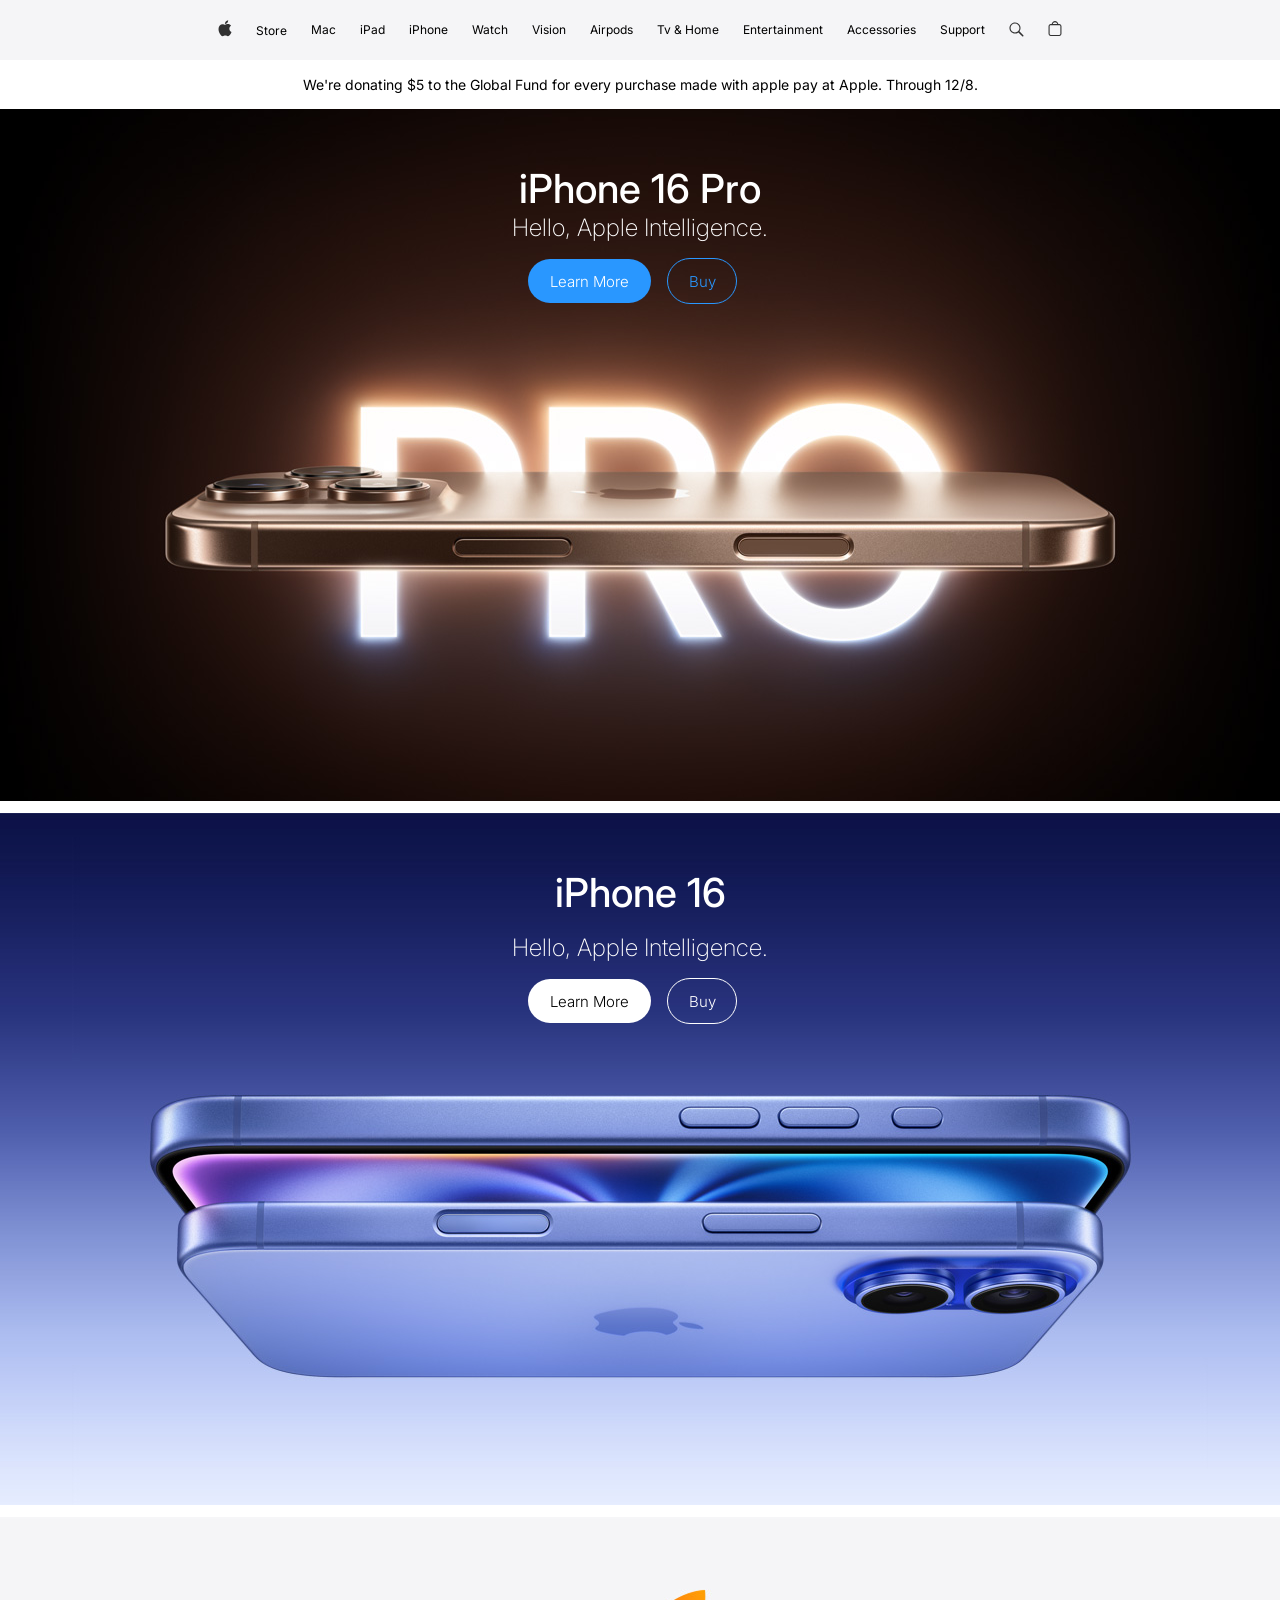
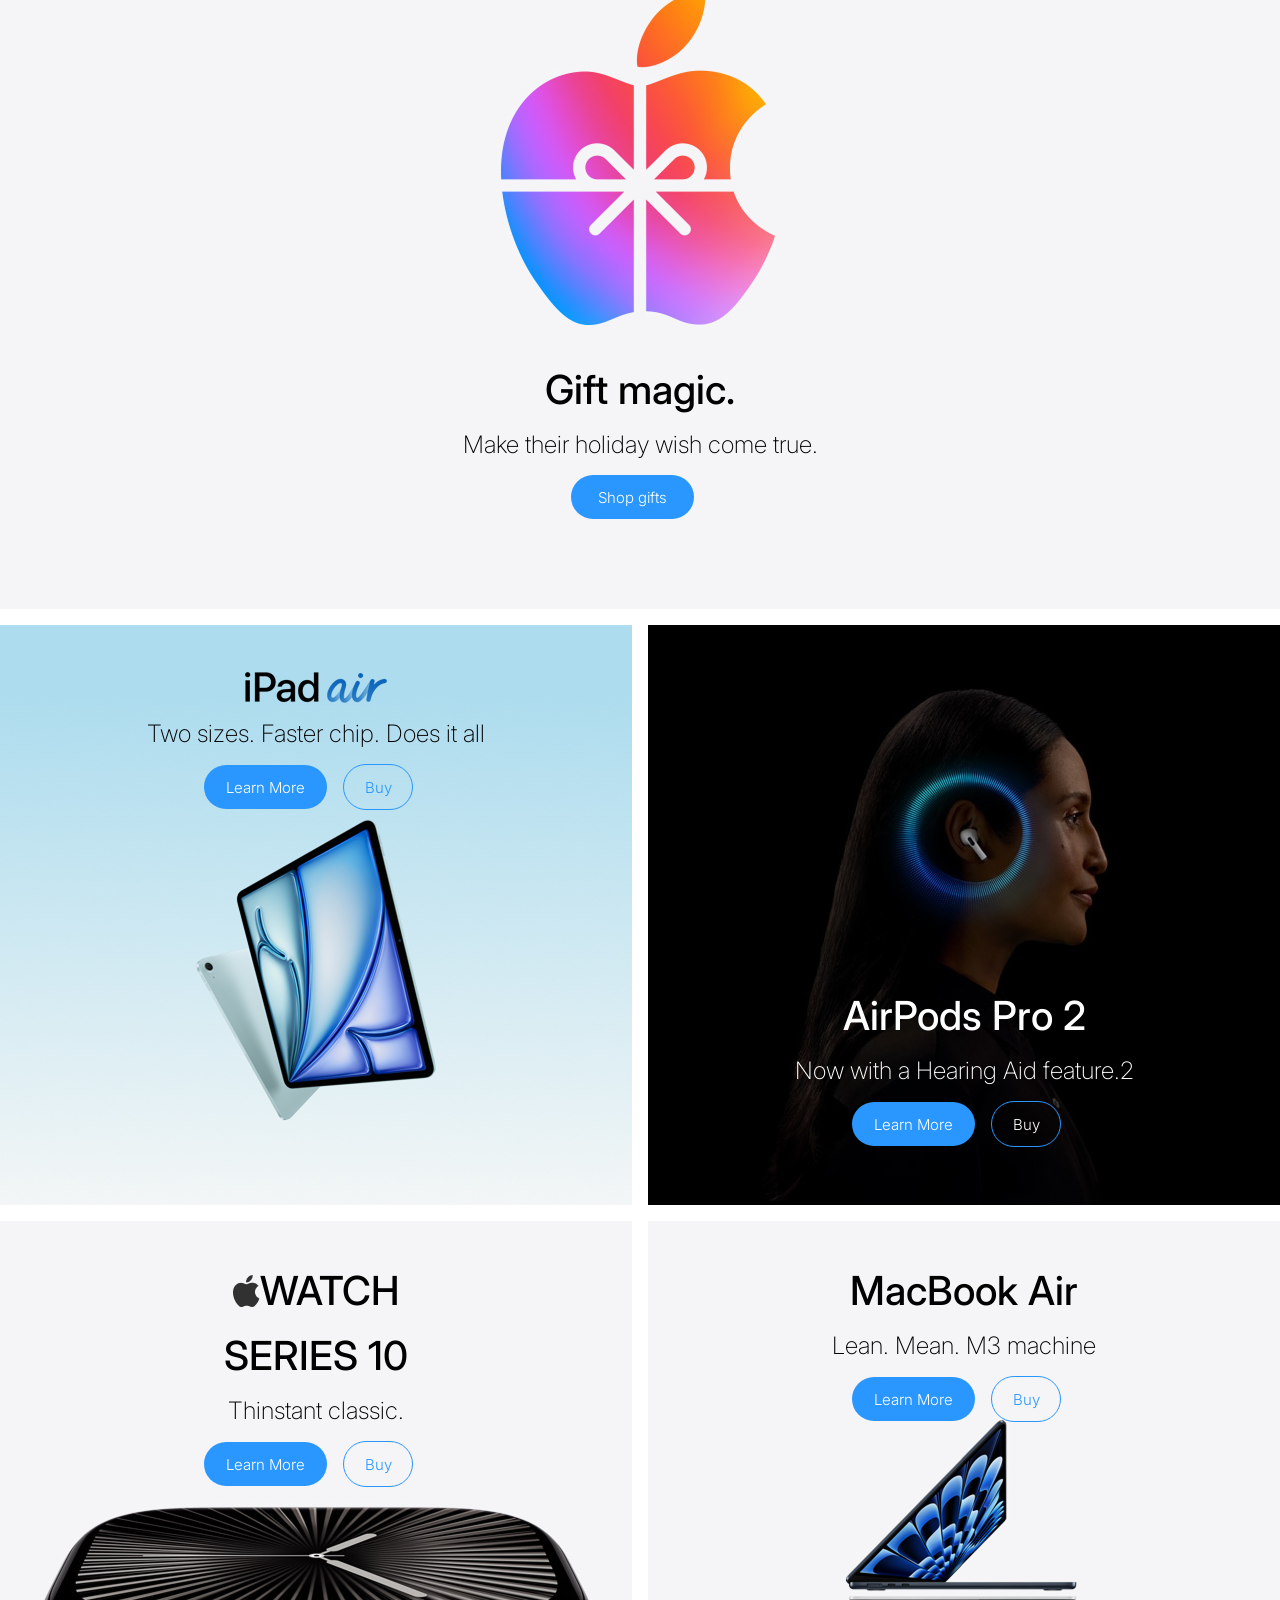
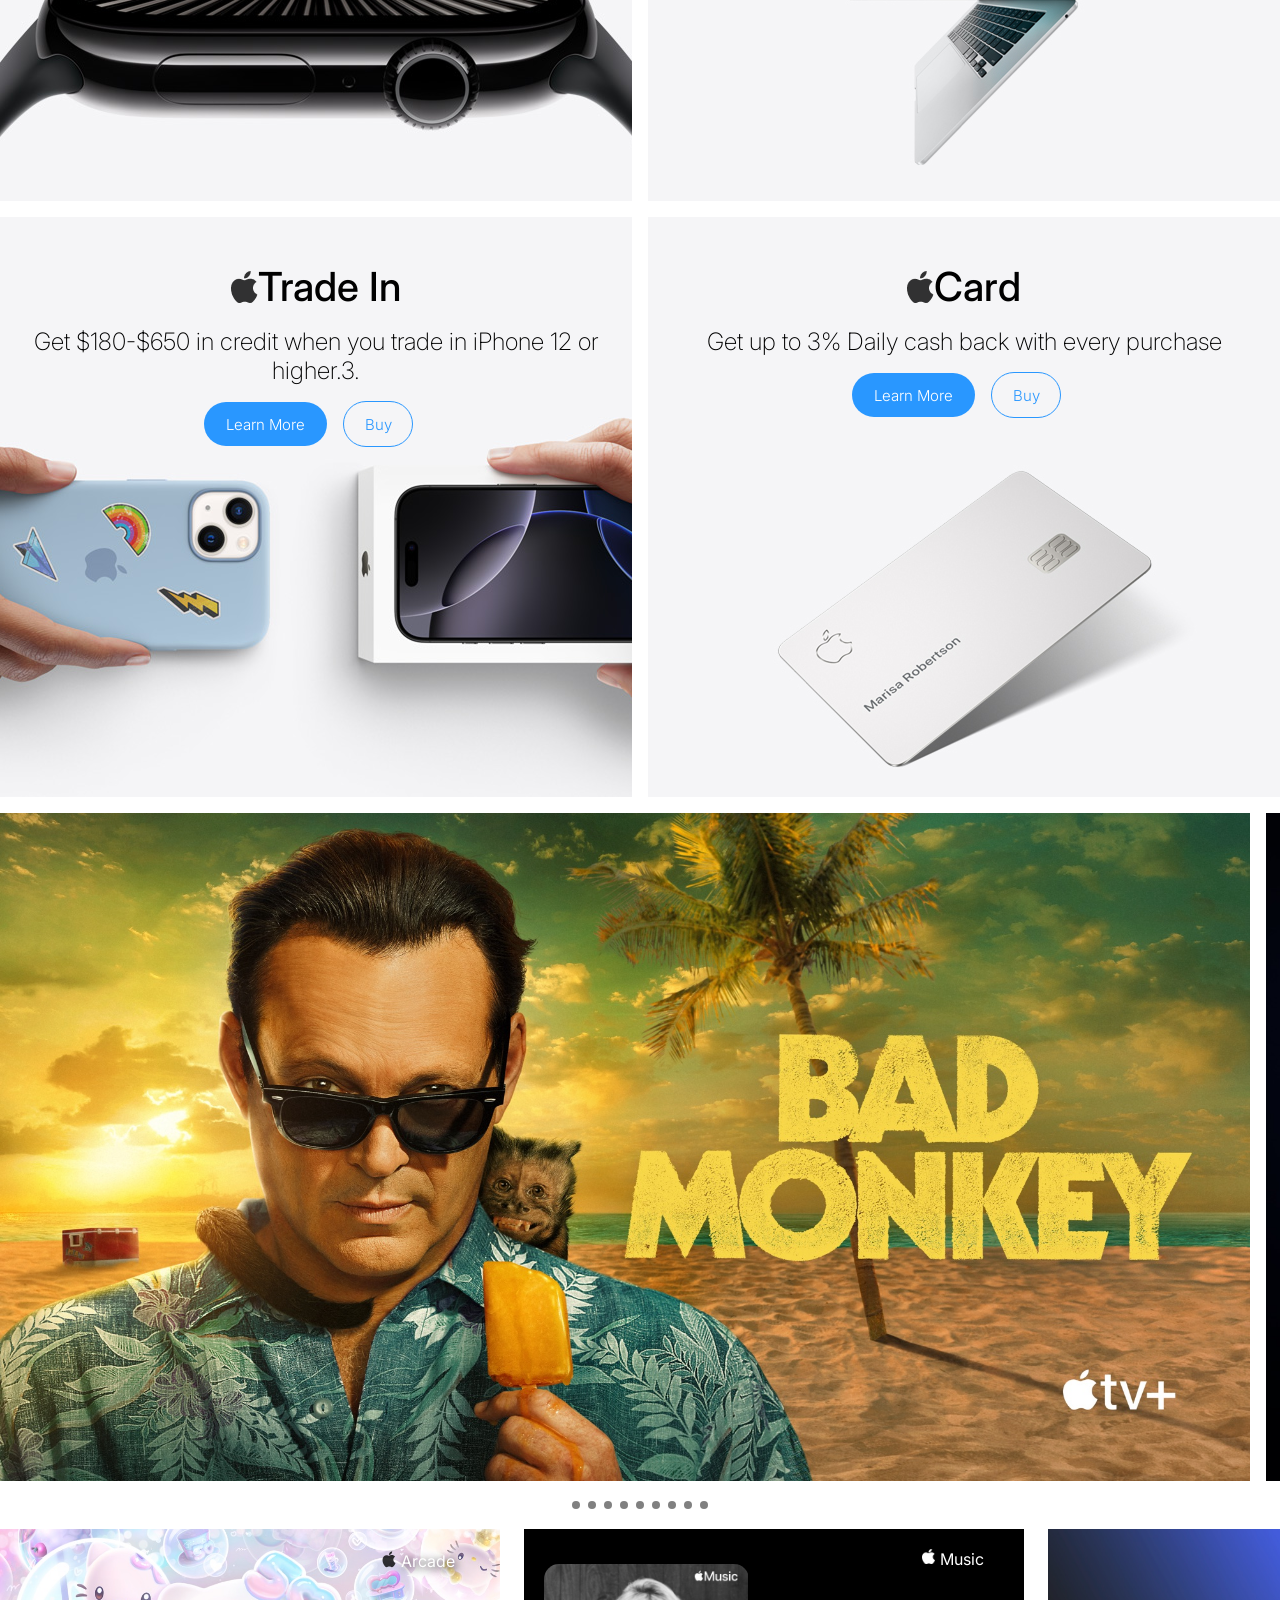
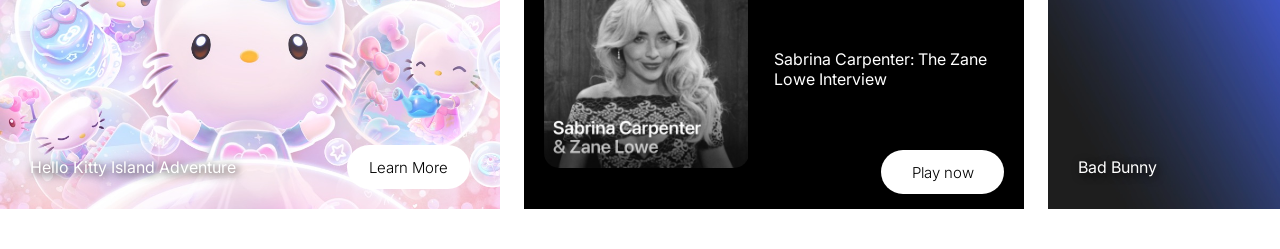
<file: index.html>
<!doctype html>
<html lang="en">
  <head>
    <meta charset="UTF-8" />
    <meta name="viewport" content="width=device-width, initial-scale=1.0" />
    <title>Apple</title>
    <link rel="stylesheet" href="style.css" />
    <link rel="preconnect" href="https://fonts.googleapis.com" />
    <link rel="preconnect" href="https://fonts.gstatic.com" crossorigin />
    <link
      href="https://fonts.googleapis.com/css2?family=Archivo+Black&family=Bebas+Neue&family=Hanuman:wght@100..900&family=Inter:ital,opsz,wght@0,14..32,100..900;1,14..32,100..900&family=LINE+Seed+JP&family=Montserrat:ital,wght@0,100..900;1,100..900&family=Noto+Sans+JP:wght@100..900&family=Roboto+Flex:opsz,wght,XOPQ,XTRA,YOPQ,YTDE,YTFI,YTLC,YTUC@8..144,100..1000,96,468,79,-203,738,514,712&family=Shadows+Into+Light&family=Ubuntu:ital,wght@0,300;0,400;0,500;0,700;1,300;1,400;1,500;1,700&display=swap"
      rel="stylesheet"
    />
  </head>
  <body>
    <div class="header flex">
      <img src="./img/SVG3.svg" alt="" />
      <div class="header items">
        <a class="storelink" href="store.html">Store</a>
        <p>Mac</p>
        <p>iPad</p>
        <p>iPhone</p>
        <p>Watch</p>
        <p>Vision</p>
        <p>Airpods</p>
        <p>Tv & Home</p>
        <p>Entertainment</p>
        <p>Accessories</p>
        <p>Support</p>
      </div>
      <div class="header flex">
        <img src="./img/SVG.svg" alt="" />
        <img src="./img/SVG2.svg" alt="" />
        <img class="menu" src="./img/menu.svg" />
      </div>
    </div>
    <div class="donation flex">
      <p>
        We're donating $5 to the Global Fund for every purchase made with apple
        pay at Apple. Through 12/8.
      </p>
    </div>
    <div class="section1">
      <div class="section1-1 flex">
        <div class="texts">
          <p class="text1">iPhone 16 Pro</p>
          <p class="text2">Hello, Apple Intelligence.</p>
        </div>
        <div class="button1 flex">
          <p class="bb1 flex">Learn More</p>
          <p class="bb2 flex">Buy</p>
        </div>
        
      </div>
      <div class="section1-2 flex">
          <div class="texts flex">
          <p class="text1">iPhone 16</p>
          <p class="text2">Hello, Apple Intelligence.</p>
          <div class="button1 flex">
            <p class="bb1 flex">Learn More</p>
            <p class="bb2 flex">Buy</p>
          </div>
        </div>
      </div>
        <div class="section1-2mob"> 
          <div class="texts flex">
          <p class="text1">iPhone 16</p>
          <p class="text2">Hello, Apple Intelligence.</p>
          <div class="button1 flex">
            <p class="bb1 flex">Learn More</p>
            <p class="bb2 flex">Buy</p>
          </div>
        </div>
      </div>
      <div class="section1-3 flex">
        <div class="texts2 flex">
          <p class="text1">Gift magic.</p>
          <p class="text2">Make their holiday wish come true.</p>

          <div class="button1 flex">
            <p class="bb1 flex">Shop gifts</p>
          </div>
        </div>
      </div>
      <div class="section2">
        <div class="section2-1">
          <div class="img1 flex">
            <div class="container flex">
              <img class="ipadair" src="./img/Heading 3.png" alt="" />
              <p class="text2">Two sizes. Faster chip. Does it all</p>
              <div class="button1 flex">
                <p class="bb1 flex">Learn More</p>
                <p class="bb2 flex">Buy</p>
              </div>
            </div>
          </div>
          <div class="img2 flex">
            <div class="container flex">
              <p class="text1">AirPods Pro 2</p>
              <p class="text2">Now with a Hearing Aid feature.2</p>
              <div class="button1 flex">
                <p class="bb1 flex">Learn More</p>
                <p class="bb2 flex">Buy</p>
              </div>
            </div>
          </div>
        </div>
        <div class="section2-2">
          <div class="img3 flex">
            <div class="container flex">
              <div class="applelogo flex">
                <img src="./img/Vector.png" alt="" />
                <p class="text1">WATCH</p>
              </div>
              <div class="s10">
                <p class="text1">SERIES 10</p>
              </div>
              <p class="text2">Thinstant classic.</p>
              <div class="button1 flex">
                <p class="bb1 flex">Learn More</p>
                <p class="bb2 flex">Buy</p>
              </div>
            </div>
          </div>
          <div class="img4 flex">
            <div class="container flex">
              <p class="text1">MacBook Air</p>
              <p class="text2">Lean. Mean. M3 machine</p>
              <div class="button1 flex">
                <p class="bb1 flex">Learn More</p>
                <p class="bb2 flex">Buy</p>
              </div>
            </div>
          </div>
        </div>

        <div class="section2-3">
          <div class="img5 flex">
            <div class="container flex">
              <div class="applelogo flex">
                <img src="./img/Vector.png" alt="" />
                <p class="text1">Trade In</p>
              </div>
              <p class="text2">
                Get $180-$650 in credit when you trade in iPhone 12 or higher.3.
              </p>
              <div class="button1 flex">
                <p class="bb1 flex">Learn More</p>
                <p class="bb2 flex">Buy</p>
              </div>
            </div>
          </div>
          <div class="img6 flex">
            <div class="container flex">
              <div class="applelogo flex">
                <img src="./img/Vector.png" alt="" />
                <p class="text1">Card</p>
              </div>
              <p class="text2">
                Get up to 3% Daily cash back with every purchase
              </p>
              <div class="button1 flex">
                <p class="bb1 flex">Learn More</p>
                <p class="bb2 flex">Buy</p>
              </div>
            </div>
          </div>
        </div>
      </div>
        <div class="scroll2">
        <div id="movie01" class="movie2">
          <img src="./img/mobscroll.png" alt="" />
        </div>
        <div id="movie02" class="movie2">
          <img src="./img/mobscroll2.png" alt="" />
        </div>
        <div id="movie03" class="movie2">
          <img src="./img/mobscroll3.png" alt="" />
        </div>
        <div id="movie04" class="movie2">
          <img src="./img/mobscroll4.png" alt="" />
        </div>
        <div id="movie05" class="movie2">
          <img src="./img/mobscroll5.png" alt="" />
        </div>
        <div id="movie06" class="movie2">
          <img src="./img/mobscroll6.png" alt="" />
        </div>
        <div id="movie07" class="movie2">
          <img src="./img/mobscroll7.png" alt="" />
        </div>
        <div id="movie08" class="movie2">
          <img src="./img/mobscroll8.png" alt="" />
        </div>
       
      </div>
   
      <div class="scroll">
        <div id="movie1" class="movie">
          <img src="./img/bad-monkey.jpg" alt="" />
        </div>
        <div id="movie2" class="movie">
          <img src="./img/baseball.jpg" alt="" />
        </div>
        <div id="movie3" class="movie">
          <img src="./img/instigators.jpg" alt="" />
        </div>
        <div id="movie4" class="movie">
          <img src="./img/k-pop-idols.jpg" alt="" />
        </div>
        <div id="movie5" class="movie">
          <img src="./img/lady-in-the-lake.jpg" alt="" />
        </div>
        <div id="movie6" class="movie">
          <img src="./img/napoleon.jpg" alt="" />
        </div>
        <div id="movie7" class="movie">
          <img src="./img/pachinko.jpg" alt="" />
        </div>
        <div id="movie8" class="movie">
          <img src="./img/pressumed-innocent.jpg" alt="" />
        </div>
        <div id="movie9" class="movie">
          <img src="./img/season-pass.jpg" alt="" />
        </div>
      </div>
      <div class="dot-center flex">
        <a href="#movie1">
          <div class="dot"></div>
        </a>
        <a href="#movie2">
          <div class="dot"></div>
        </a>
        <a href="#movie3">
          <div class="dot"></div>
        </a>
        <a href="#movie4">
          <div class="dot"></div>
        </a>
        <a href="#movie5">
          <div class="dot"></div>
        </a>
        <a href="#movie6">
          <div class="dot"></div>
        </a>
        <a href="#movie7">
          <div class="dot"></div>
        </a>
        <a href="#movie8">
          <div class="dot"></div>
        </a>
        <a href="#movie9">
          <div class="dot"></div>
        </a>
      </div>
          <div class="dot-center2 flex">
        <a href="#movie01">
          <div class="dot"></div>
        </a>
        <a href="#movie02">
          <div class="dot"></div>
        </a>
        <a href="#movie03">
          <div class="dot"></div>
        </a>
        <a href="#movie04">
          <div class="dot"></div>
        </a>
        <a href="#movie05">
          <div class="dot"></div>
        </a>
        <a href="#movie06">
          <div class="dot"></div>
        </a>
        <a href="#movie07">
          <div class="dot"></div>
        </a>
        <a href="#movie08">
          <div class="dot"></div>
        </a>
       
      </div>
        <div class="scroll-area">
        <div class="scroll-track">
        <div id="movie10" class="movie1 flex-center red">
          <div class="info">
            <div class="appleplus"><img src="./img/SVG3.svg" alt=""><p>Arcade</p></div>
          <p>Hello Kitty Island Adventure</p>
          <p class="bb1 flex">Learn More</p>
          </div>
        </div>
        <div id="movie11" class="movie1 blue">
          <div class="sab"></div>
             <div class="info2">
             <div class="logo"><img class="applewhite" src="./img/Apple_logo_white.png" alt=""><p>Music</p></div> 
          <p class="sabtext">Sabrina Carpenter: The Zane Lowe Interview</p>
          <p class="bb1 flex">Play now</p></div>
        </div>
        <div id="movie12" class="movie1 green">
        
          <div class="info">
            <div class="appleplus"><img src="./img/SVG3.svg" alt=""><p>Fitness+</p></div>
          <p>Bad Bunny</p>
          <p class="bb1 flex">Watch now</p>
          </div>

        </div>
        <div id="movie13" class="movie1 yellow">
          <div class="duuchin"></div>
          <div class="info2">
             <div class="logo"><img class="applewhite" src="./img/Apple_logo_white.png" alt=""><p>Music</p></div> 
          <p class="sabtext">A-List Pop</p>
          <p class="bb1 flex">Listen now</p></div>
        </div>
        <div id="movie14" class="movie1 cyan">
           <div class="info">
            <div class="appleplus"><img src="./img/SVG3.svg" alt=""><p>Arcade</p></div>
          <p>PowerWash Simulator</p>
          <p class="bb1 flex">Play now</p>
          </div>
        </div>
        <div id="movie15" class="movie1 orange">
          <div class="info">
            <div class="appleplus"><img src="./img/SVG3.svg" alt=""><p>Fitness+</p></div>
          <p>Black history month</p>
          <p class="bb1 flex">Watch now</p>
          </div>
        </div>
        <div id="movie16" class="movie1 white">
           <div class="info">
            <div class="appleplus"><img src="./img/SVG3.svg" alt=""><p>Arcade</p></div>
          <p>SpongeBob: Patty Pursuit 2</p>
          <p class="bb1 flex">Play now</p>
          </div>
        </div>
        <div id="movie17" class="movie1 pink">
           <div class="info">
            <div class="appleplus"><img src="./img/SVG3.svg" alt=""><p>Fitness+</p></div>
          <p>Core with Greg</p>
          <p class="bb1 flex">Watch now</p>
          </div>
        </div>

        <div id="movie10-copy" class="movie1 red"> <div class="info">
            <div class="appleplus"><img src="./img/SVG3.svg" alt=""><p>Arcade</p></div>
          <p>Hello Kitty Island Adventure</p>
          <p class="bb1 flex">Play now</p>
          </div>
        </div>
        <div id="movie11-copy" class="movie1 blue">
             <div class="sab"></div>
              <div class="info2">
             <div class="logo"><img class="applewhite" src="./img/Apple_logo_white.png" alt=""><p>Music</p></div> 
          <p class="sabtext">Sabrina Carpenter: The Zane Lowe Interview</p>
          <p class="bb1 flex">Listen now</p></div>
             
        </div>
        </div>
        <div id="movie12-copy" class="movie1 green">
          <div class="info">
            <div class="appleplus"><img src="./img/SVG3.svg" alt=""><p>Fitness+</p></div>
          <p>Bad Bunny</p>
          <p class="bb1 flex">Watch now</p>
          </div>
        </div>
        <div id="movie13-copy" class="movie1 yellow">
            <div class="duuchin"></div>
            <div class="info2">
             <div class="logo"><img class="applewhite" src="./img/Apple_logo_white.png" alt=""><p>Music</p></div> 
          <p class="sabtext">A-List Pop</p>
          <p class="bb1 flex">Listen now</p></div>
        </div>
        <div id="movie14-copy" class="movie1 cyan">  <div class="info">
            <div class="appleplus"><img src="./img/SVG3.svg" alt=""><p>Arcade</p></div>
          <p>PowerWash Simulator</p>
          <p class="bb1 flex">Play now</p>
          </div></div>
        <div id="movie15-copy" class="movie1 orange">  <div class="info">
            <div class="appleplus"><img src="./img/SVG3.svg" alt=""><p>Fitness+</p></div>
          <p>Black history month</p>
          <p class="bb1 flex">Watch now</p>
          </div></div>
        <div id="movie16-copy" class="movie1 white"> <div class="info">
            <div class="appleplus"><img src="./img/SVG3.svg" alt=""><p>Arcade</p></div>
          <p>SpongeBob: Patty Pursuit 2</p>
          <p class="bb1 flex">Play now</p>
          </div></div>
        <div id="movie17-copy" class="movie1 pink"><div class="info">
            <div class="appleplus"><img src="./img/SVG3.svg" alt=""><p>Fitness+</p></div>
          <p>Core with Greg</p>
          <p class="bb1 flex">Watch now</p>
          </div></div>
      </div>
    </div>
    
      
    </div>
  </body>
</html>
</file>
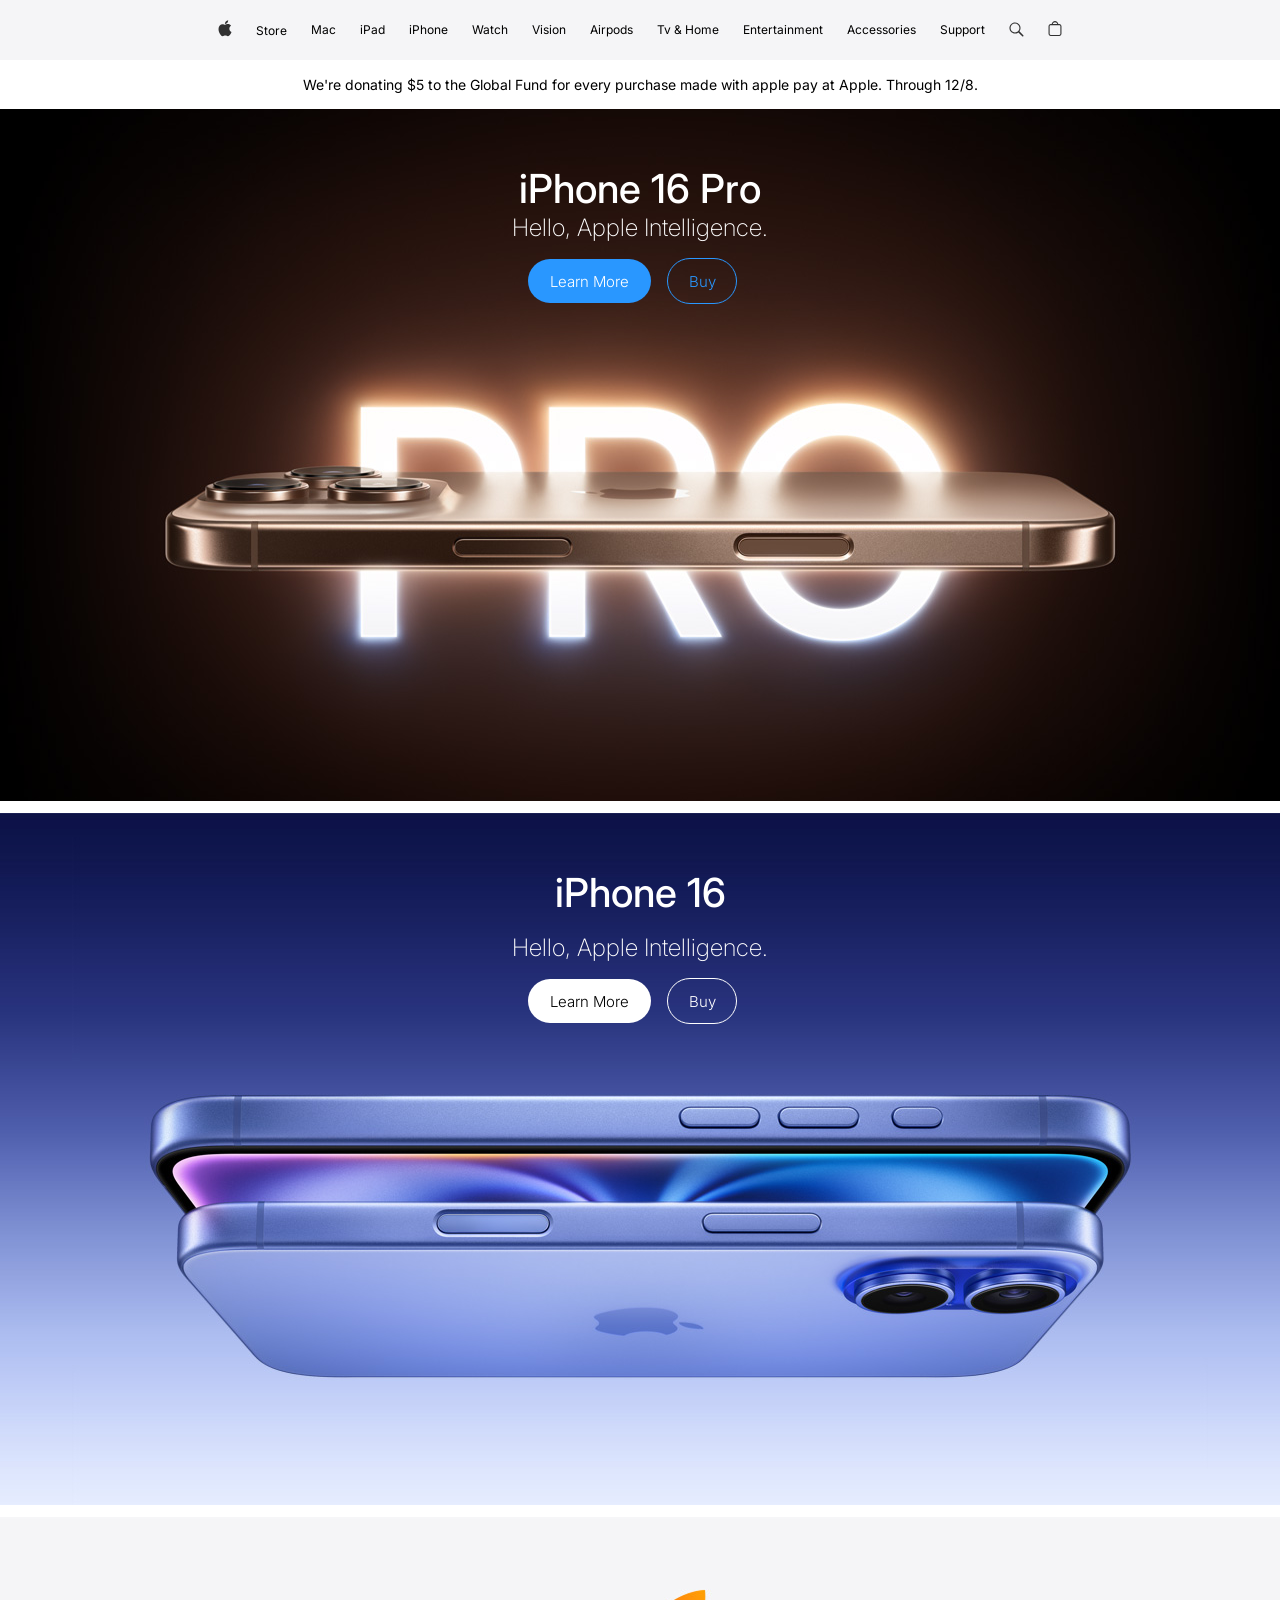
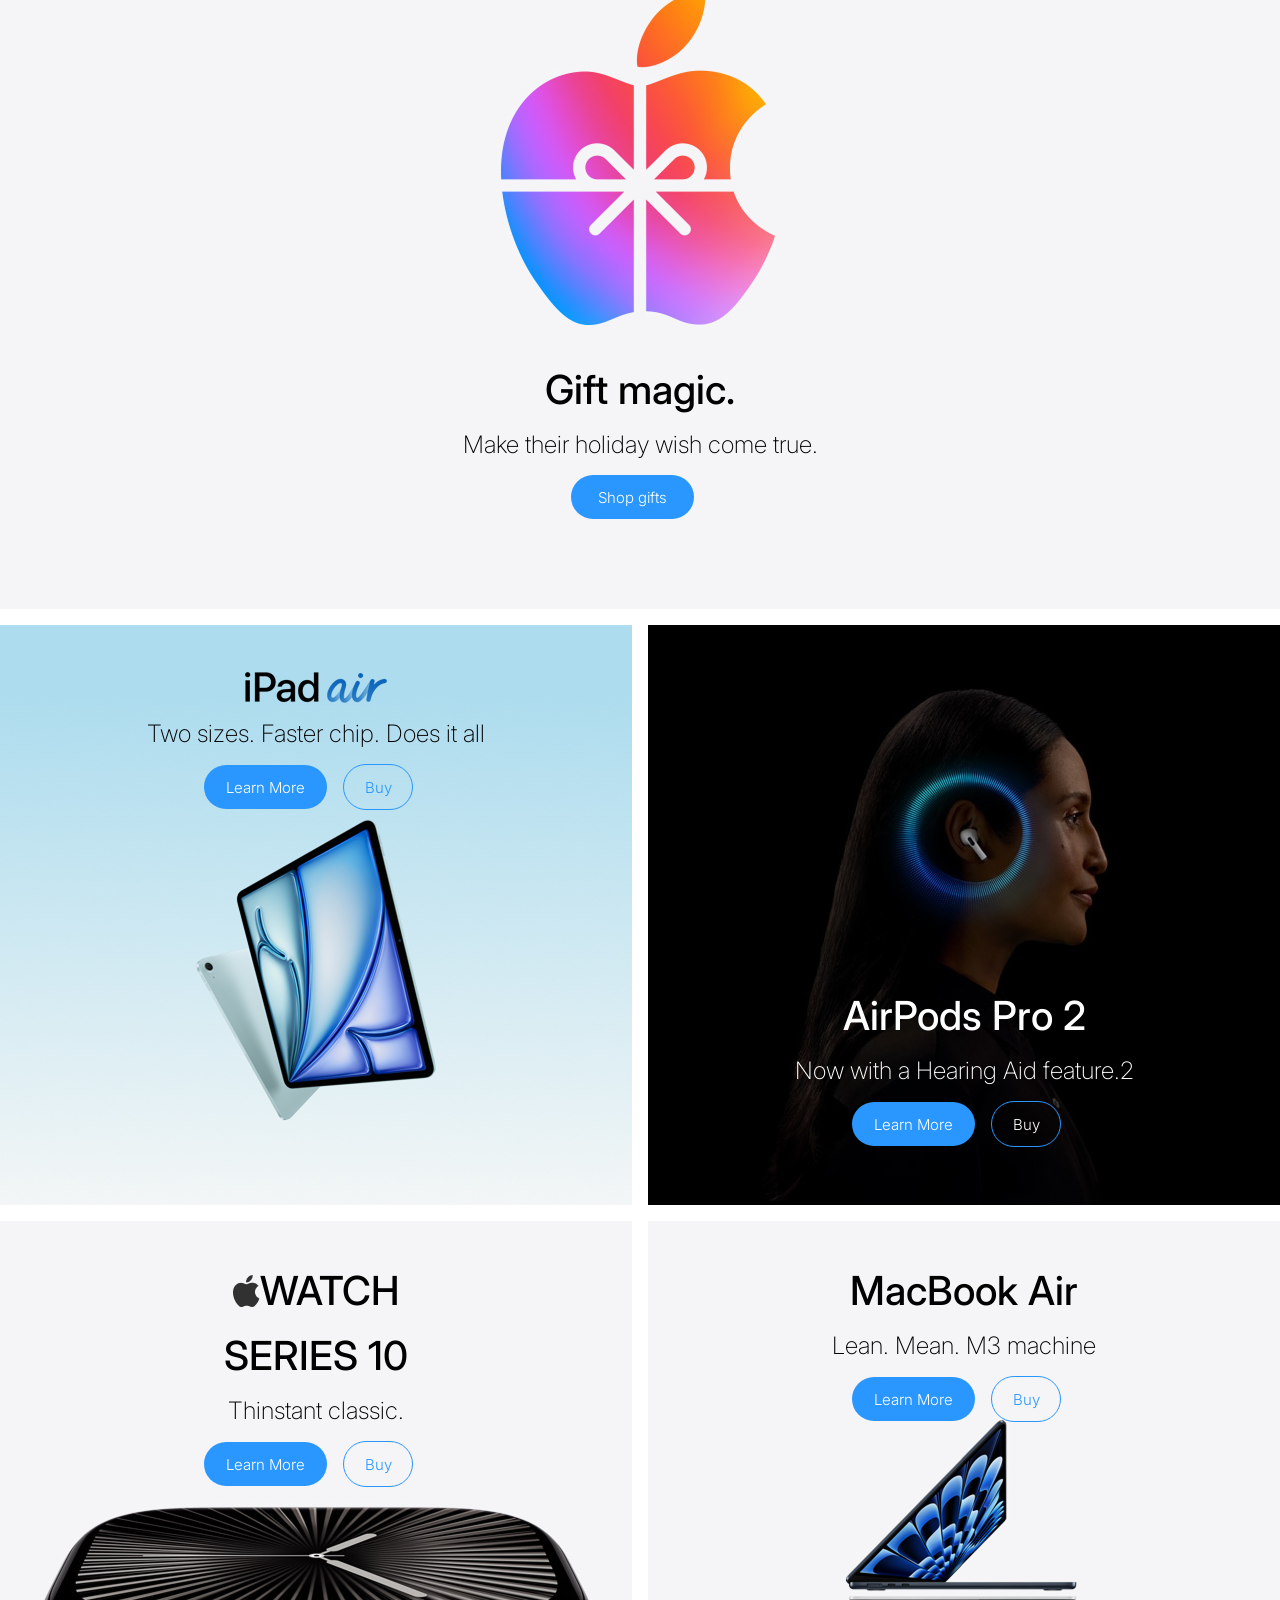
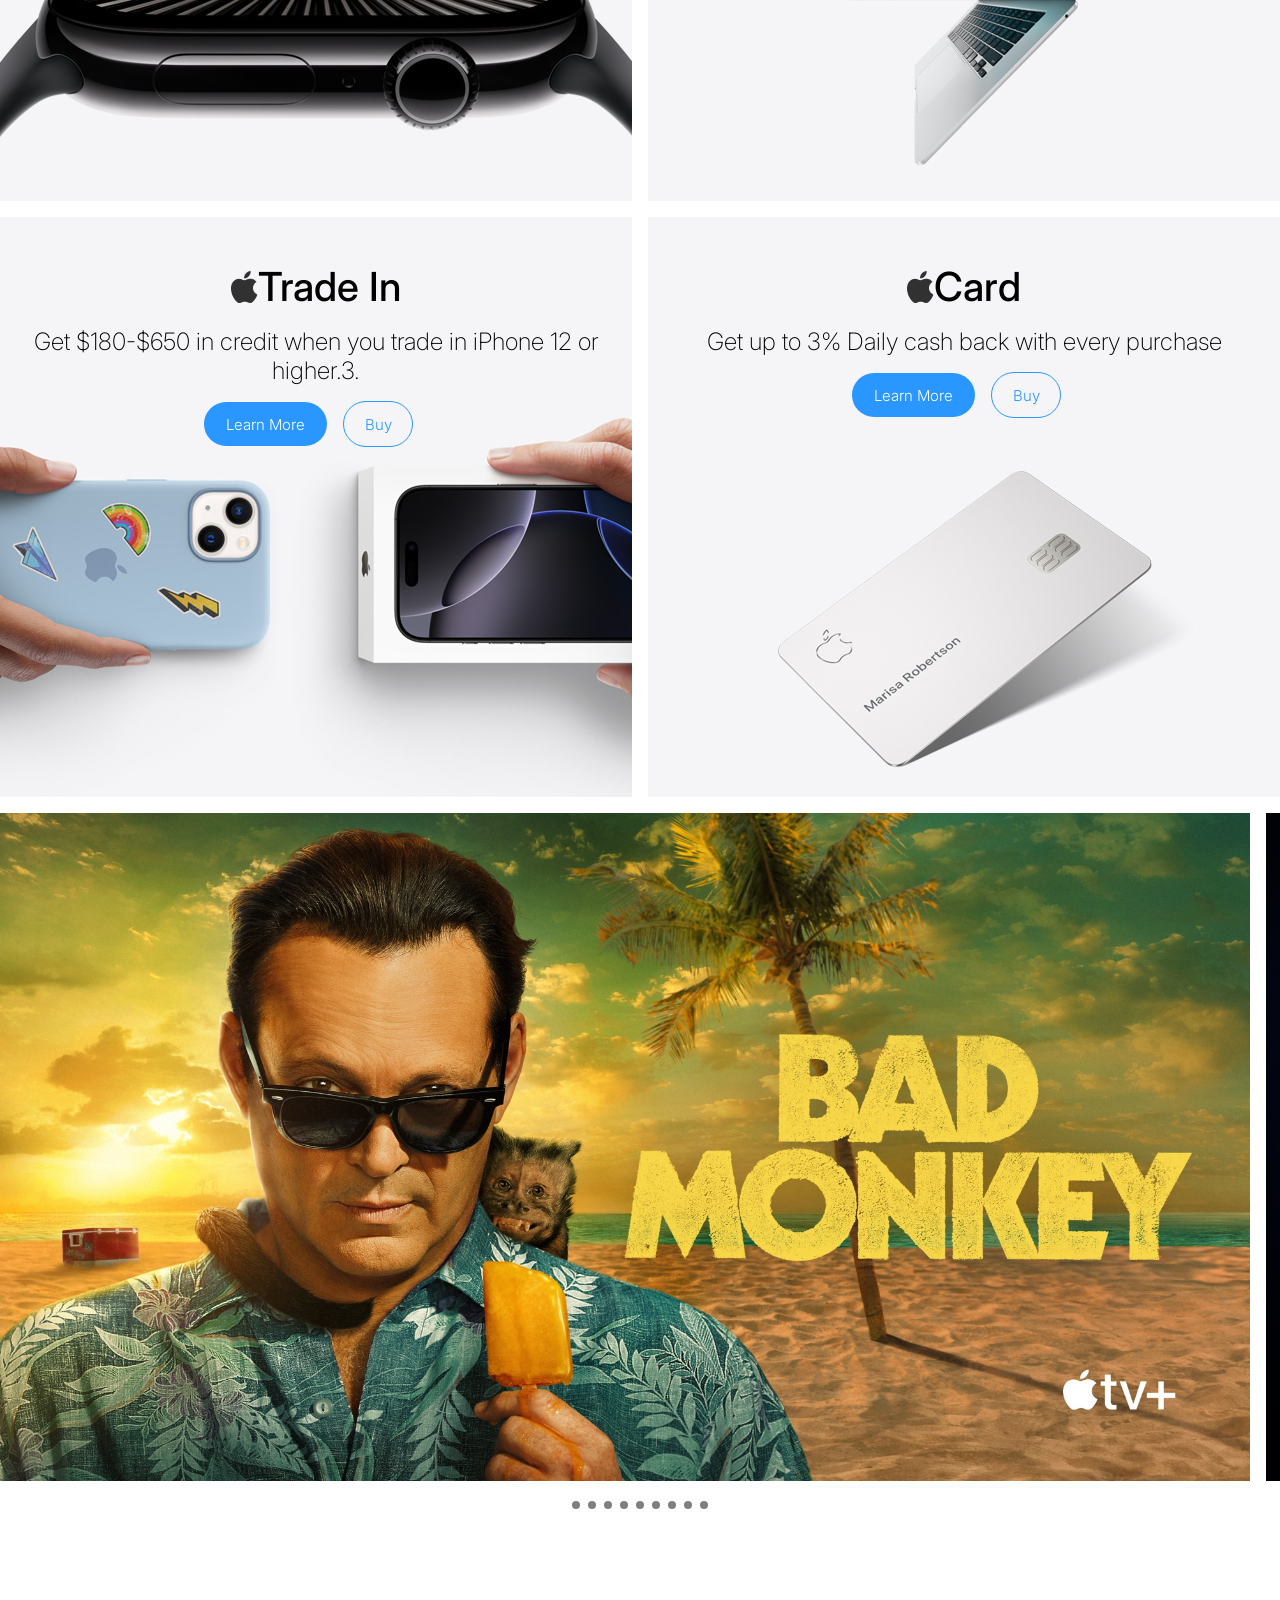
<file: index2.html>
<!doctype html>
<html lang="en">
  <head>
    <meta charset="UTF-8" />
    <meta name="viewport" content="width=device-width, initial-scale=1.0" />
    <title>Apple</title>
    <link rel="stylesheet" href="style.css" />
    <link rel="preconnect" href="https://fonts.googleapis.com" />
    <link rel="preconnect" href="https://fonts.gstatic.com" crossorigin />
    <link
      href="https://fonts.googleapis.com/css2?family=Archivo+Black&family=Bebas+Neue&family=Hanuman:wght@100..900&family=Inter:ital,opsz,wght@0,14..32,100..900;1,14..32,100..900&family=LINE+Seed+JP&family=Montserrat:ital,wght@0,100..900;1,100..900&family=Noto+Sans+JP:wght@100..900&family=Roboto+Flex:opsz,wght,XOPQ,XTRA,YOPQ,YTDE,YTFI,YTLC,YTUC@8..144,100..1000,96,468,79,-203,738,514,712&family=Shadows+Into+Light&family=Ubuntu:ital,wght@0,300;0,400;0,500;0,700;1,300;1,400;1,500;1,700&display=swap"
      rel="stylesheet"
    />
  </head>
  <body>
    <div class="header flex">
      <img src="./img/SVG3.svg" alt="" />
      <div class="header items">
        <a class="storelink" href="store.html">Store</a>
        <p>Mac</p>
        <p>iPad</p>
        <p>iPhone</p>
        <p>Watch</p>
        <p>Vision</p>
        <p>Airpods</p>
        <p>Tv & Home</p>
        <p>Entertainment</p>
        <p>Accessories</p>
        <p>Support</p>
      </div>
      <div class="header flex">
        <img src="./img/SVG.svg" alt="" />
        <img src="./img/SVG2.svg" alt="" />
        <img class="menu" src="./img/menu.svg" />
      </div>
    </div>
    <div class="donation flex">
      <p>
        We're donating $5 to the Global Fund for every purchase made with apple
        pay at Apple. Through 12/8.
      </p>
    </div>
    <div class="section1">
      <div class="section1-1 flex">
        <div class="texts">
          <p class="text1">iPhone 16 Pro</p>
          <p class="text2">Hello, Apple Intelligence.</p>
        </div>
        <div class="button1 flex">
          <p class="bb1 flex">Learn More</p>
          <p class="bb2 flex">Buy</p>
        </div>
      </div>
      <div class="section1-2 flex">
        <div class="texts flex">
          <p class="text1">iPhone 16</p>
          <p class="text2">Hello, Apple Intelligence.</p>
          <div class="button1 flex">
            <p class="bb1 flex">Learn More</p>
            <p class="bb2 flex">Buy</p>
          </div>
        </div>
      </div>
      <div class="section1-3 flex">
        <div class="texts2 flex">
          <p class="text1">Gift magic.</p>
          <p class="text2">Make their holiday wish come true.</p>

          <div class="button1 flex">
            <p class="bb1 flex">Shop gifts</p>
          </div>
        </div>
      </div>
      <div class="section2">
        <div class="section2-1">
          <div class="img1 flex">
            <div class="container flex">
              <img class="ipadair" src="./img/Heading 3.png" alt="" />
              <p class="text2">Two sizes. Faster chip. Does it all</p>
              <div class="button1 flex">
                <p class="bb1 flex">Learn More</p>
                <p class="bb2 flex">Buy</p>
              </div>
            </div>
          </div>
          <div class="img2 flex">
            <div class="container flex">
              <p class="text1">AirPods Pro 2</p>
              <p class="text2">Now with a Hearing Aid feature.2</p>
              <div class="button1 flex">
                <p class="bb1 flex">Learn More</p>
                <p class="bb2 flex">Buy</p>
              </div>
            </div>
          </div>
        </div>
        <div class="section2-2">
          <div class="img3 flex">
            <div class="container flex">
              <div class="applelogo flex">
                <img src="./img/Vector.png" alt="" />
                <p class="text1">WATCH</p>
              </div>
              <div class="s10">
                <p class="text1">SERIES 10</p>
              </div>
              <p class="text2">Thinstant classic.</p>
              <div class="button1 flex">
                <p class="bb1 flex">Learn More</p>
                <p class="bb2 flex">Buy</p>
              </div>
            </div>
          </div>
          <div class="img4 flex">
            <div class="container flex">
              <p class="text1">MacBook Air</p>
              <p class="text2">Lean. Mean. M3 machine</p>
              <div class="button1 flex">
                <p class="bb1 flex">Learn More</p>
                <p class="bb2 flex">Buy</p>
              </div>
            </div>
          </div>
        </div>

        <div class="section2-3">
          <div class="img5 flex">
            <div class="container flex">
              <div class="applelogo flex">
                <img src="./img/Vector.png" alt="" />
                <p class="text1">Trade In</p>
              </div>
              <p class="text2">
                Get $180-$650 in credit when you trade in iPhone 12 or higher.3.
              </p>
              <div class="button1 flex">
                <p class="bb1 flex">Learn More</p>
                <p class="bb2 flex">Buy</p>
              </div>
            </div>
          </div>
          <div class="img6 flex">
            <div class="container flex">
              <div class="applelogo flex">
                <img src="./img/Vector.png" alt="" />
                <p class="text1">Card</p>
              </div>
              <p class="text2">
                Get up to 3% Daily cash back with every purchase
              </p>
              <div class="button1 flex">
                <p class="bb1 flex">Learn More</p>
                <p class="bb2 flex">Buy</p>
              </div>
            </div>
          </div>
        </div>
      </div>
      <div class="scroll">
        <div id="movie1" class="movie">
          <img src="./img/bad-monkey.jpg" alt="" />
        </div>
        <div id="movie2" class="movie">
          <img src="./img/baseball.jpg" alt="" />
        </div>
        <div id="movie3" class="movie">
          <img src="./img/instigators.jpg" alt="" />
        </div>
        <div id="movie4" class="movie">
          <img src="./img/k-pop-idols.jpg" alt="" />
        </div>
        <div id="movie5" class="movie">
          <img src="./img/lady-in-the-lake.jpg" alt="" />
        </div>
        <div id="movie6" class="movie">
          <img src="./img/napoleon.jpg" alt="" />
        </div>
        <div id="movie7" class="movie">
          <img src="./img/pachinko.jpg" alt="" />
        </div>
        <div id="movie8" class="movie">
          <img src="./img/pressumed-innocent.jpg" alt="" />
        </div>
        <div id="movie9" class="movie">
          <img src="./img/season-pass.jpg" alt="" />
        </div>
      </div>
      <div class="dot-center flex">
        <a href="#movie1">
          <div class="dot"></div>
        </a>
        <a href="#movie2">
          <div class="dot"></div>
        </a>
        <a href="#movie3">
          <div class="dot"></div>
        </a>
        <a href="#movie4">
          <div class="dot"></div>
        </a>
        <a href="#movie5">
          <div class="dot"></div>
        </a>
        <a href="#movie6">
          <div class="dot"></div>
        </a>
        <a href="#movie7">
          <div class="dot"></div>
        </a>
        <a href="#movie8">
          <div class="dot"></div>
        </a>
        <a href="#movie9">
          <div class="dot"></div>
        </a>
      </div>
    </div>
  </body>
</html>
</file>
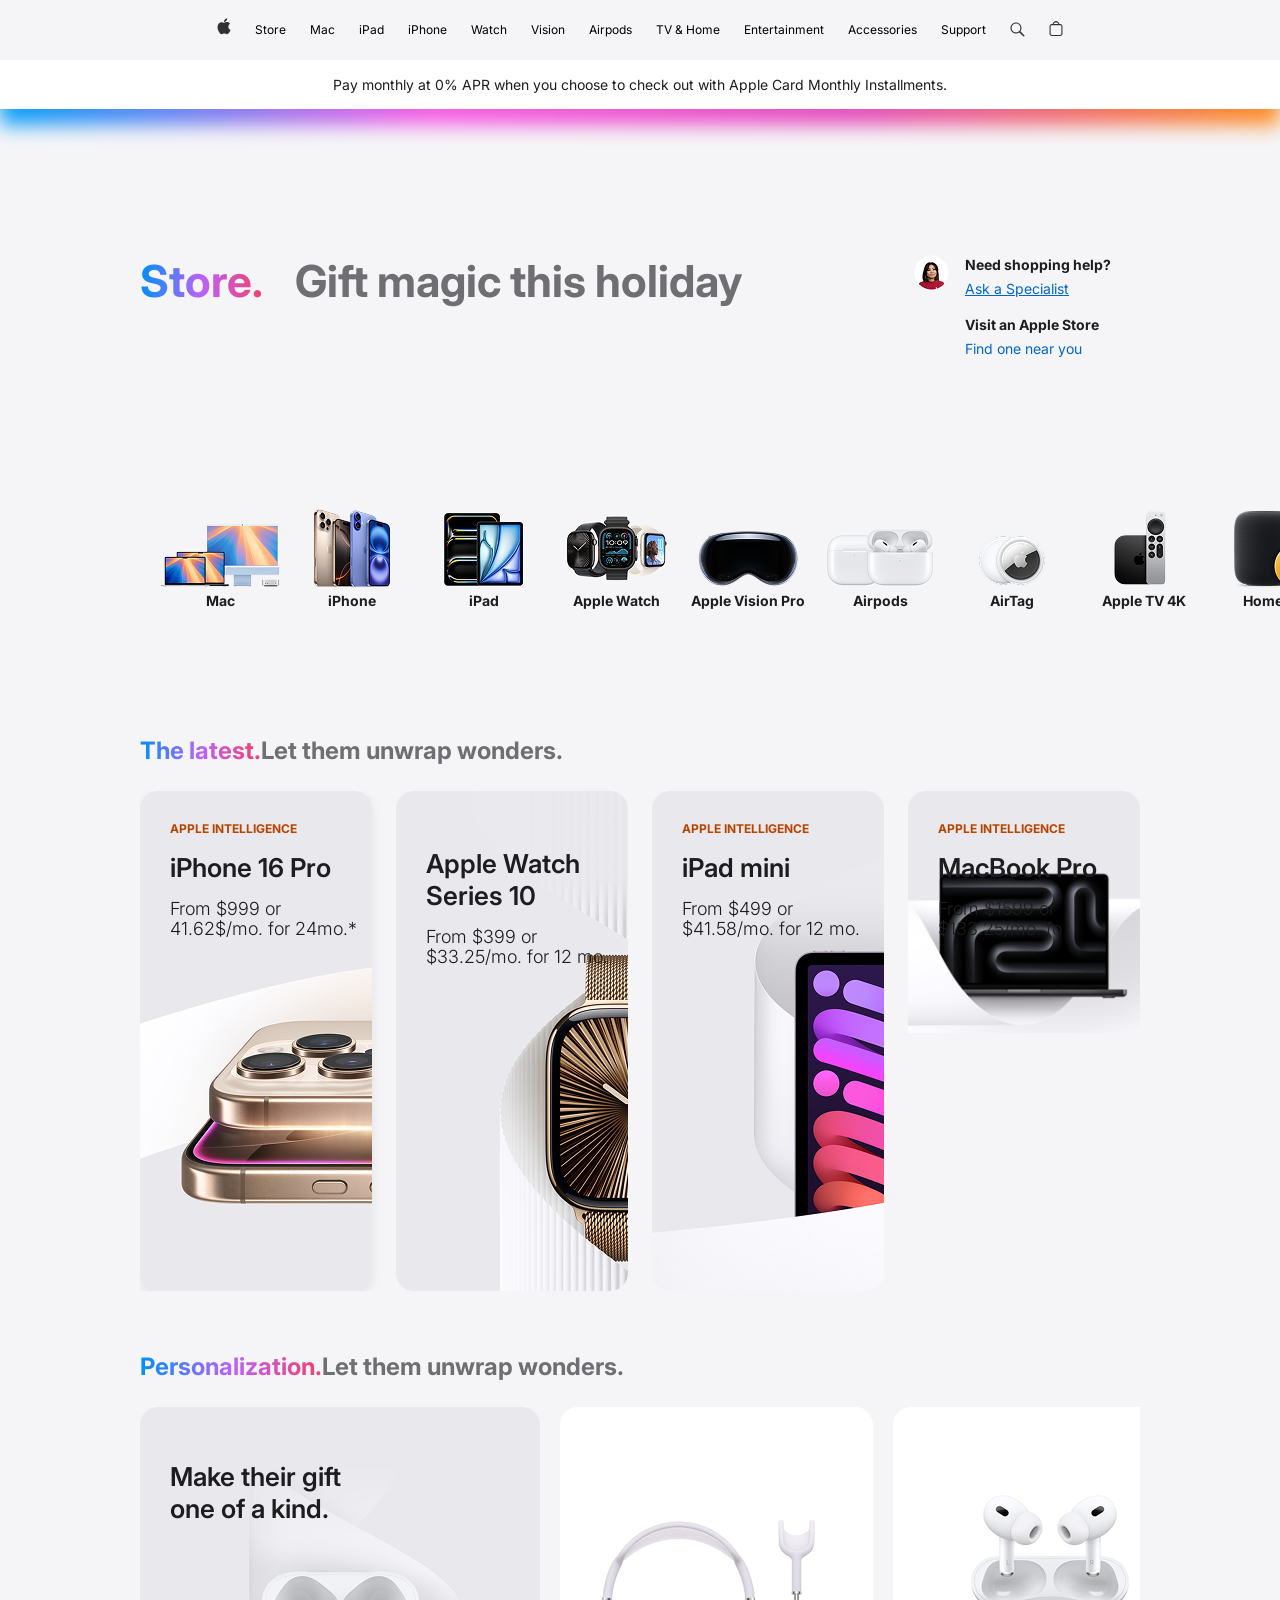
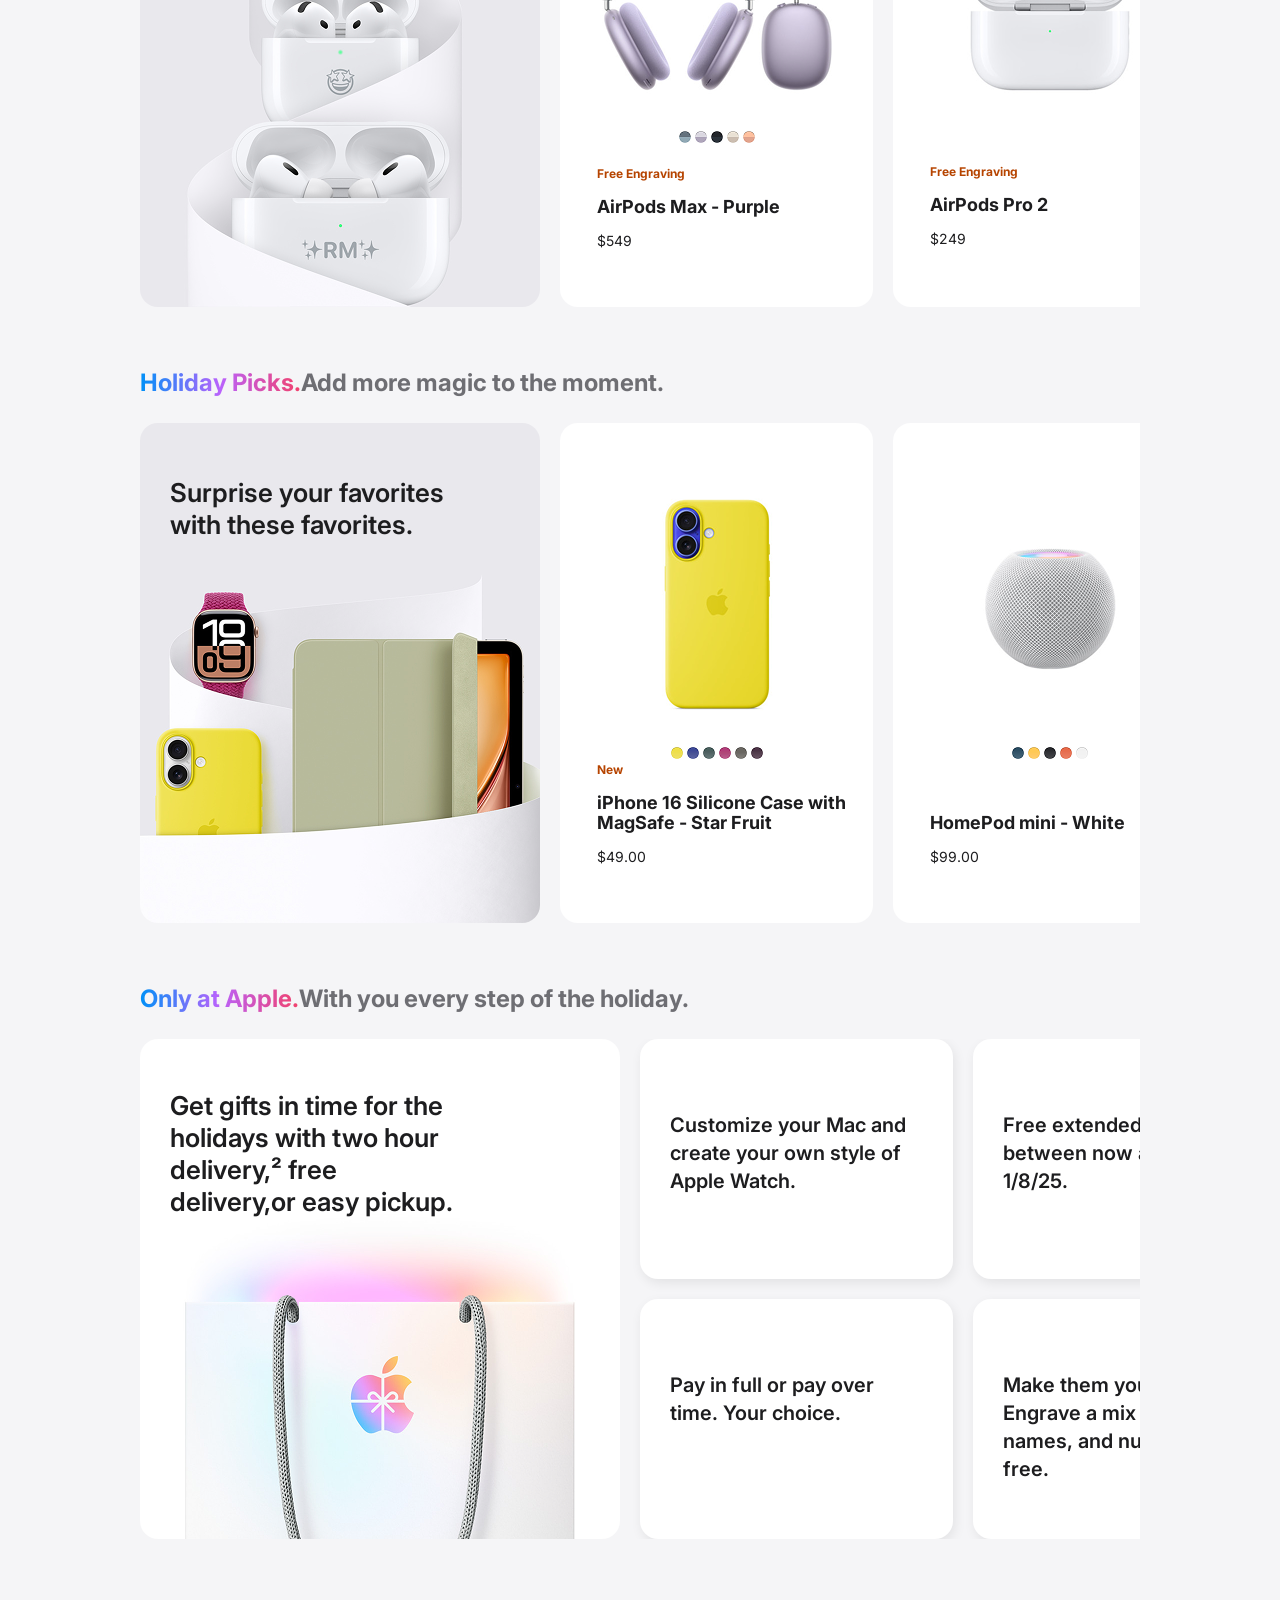
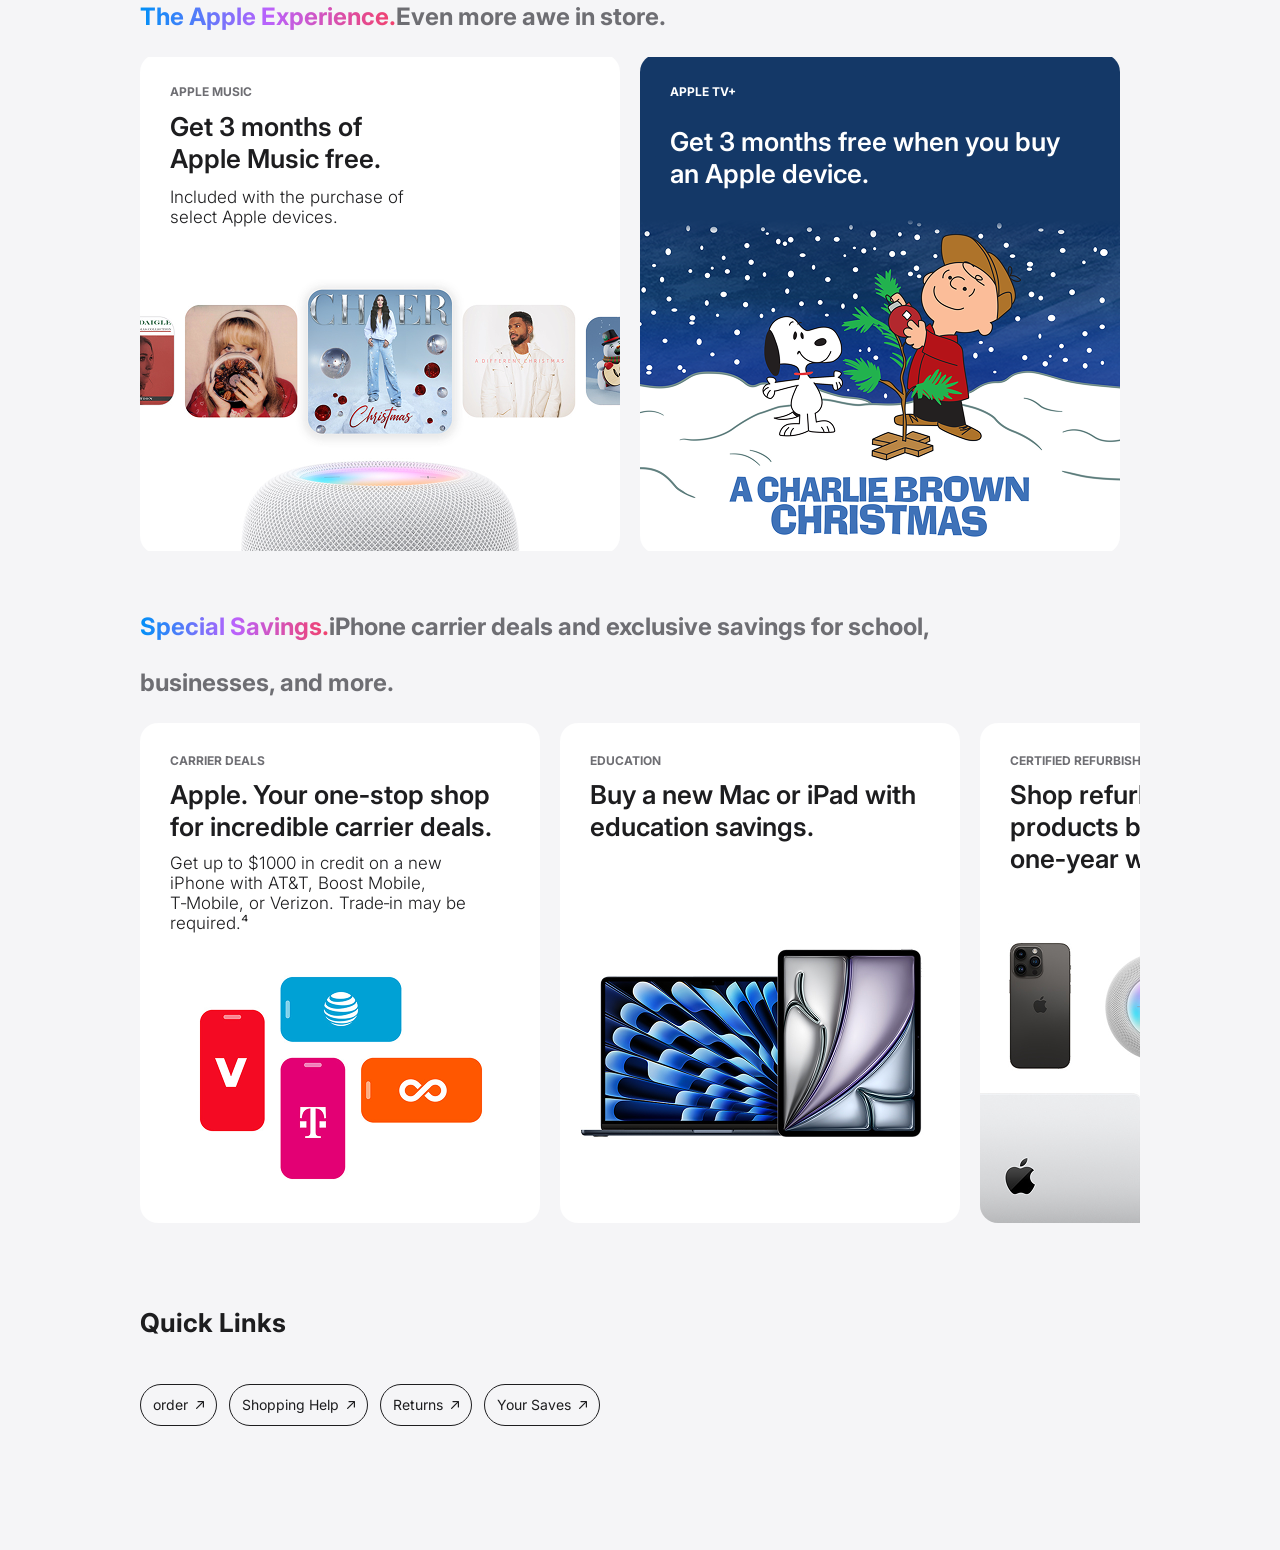
<file: store.html>
<!doctype html>
<html lang="en">
  <head>
    <meta charset="UTF-8" />
    <meta name="viewport" content="width=device-width, initial-scale=1.0" />
    <title>Store</title>
    <link rel="stylesheet" href="store.css" />
    <link rel="preconnect" href="https://fonts.googleapis.com" />
    <link rel="preconnect" href="https://fonts.gstatic.com" crossorigin />
    <link
      href="https://fonts.googleapis.com/css2?family=Archivo+Black&family=Bebas+Neue&family=Hanuman:wght@100..900&family=Inter:ital,opsz,wght@0,14..32,100..900;1,14..32,100..900&family=LINE+Seed+JP&family=Montserrat:ital,wght@0,100..900;1,100..900&family=Noto+Sans+JP:wght@100..900&family=Roboto+Flex:opsz,wght,XOPQ,XTRA,YOPQ,YTDE,YTFI,YTLC,YTUC@8..144,100..1000,96,468,79,-203,738,514,712&family=Shadows+Into+Light&family=Ubuntu:ital,wght@0,300;0,400;0,500;0,700;1,300;1,400;1,500;1,700&display=swap"
      rel="stylesheet"
    />
  </head>
  <body>
    <div class="main">
      <div class="sec1">
        <div class="sec1-1">
          <div class="header">
            <div class="nav">
              <div class="header-menu">
                <a href="index.html"><img src="./img/SVG3.svg" alt="" /></a>
                <p class="headtxt">Store</p>
                <p class="headtxt">Mac</p>
                <p class="headtxt">iPad</p>
                <p class="headtxt">iPhone</p>
                <p class="headtxt">Watch</p>
                <p class="headtxt">Vision</p>
                <p class="headtxt">Airpods</p>
                <p class="headtxt">TV & Home</p>
                <p class="headtxt">Entertainment</p>
                <p class="headtxt">Accessories</p>
                <p class="headtxt">Support</p>
                <img src="./img/SVG.svg" alt="" />
                <img src="./img/SVG4.svg" />
              </div>

              <div class="header2">
                <p class="headtxt2">
                  Pay monthly at 0% APR when you choose to check out with Apple
                  Card Monthly Installments.
                </p>
              </div>
              <div class="background"></div>
            </div>

            <div class="header3">
              <div class="header4">
                <p class="storetxt">Store.</p>
                <p class="storetxt2">Gift magic this holiday</p>
              </div>
              <div class="shopping-help">
                <img src="./img/help.png" alt="" />
                <div class="shopping-help1">
                  <div class="shopping-help1-1">
                    <p class="helptxt">Need shopping help?</p>
                    <p class="helptxt2">Ask a Specialist</p>
                  </div>
                  <div class="shopping-help1-2">
                    <p class="helptxt">Visit an Apple Store</p>
                    <p class="helptxt2">Find one near you</p>
                  </div>
                </div>
              </div>
            </div>
          </div>
        </div>
        <div class="product">
          <div class="listitem">
            <img
              src="./img/./product/store-card-13-mac-nav-202410.png"
              alt=""
            />
            <p class="producttxt">Mac</p>
          </div>
          <div class="listitem">
            <img
              src="./img//product/store-card-13-iphone-nav-202409_GEO_US.png"
              alt=""
            />
            <p class="producttxt">iPhone</p>
          </div>
          <div class="listitem">
            <img
              src="./img//product/store-card-13-ipad-nav-202405.png"
              alt=""
            />
            <p class="producttxt">iPad</p>
          </div>
          <div class="listitem">
            <img
              src="./img/product/store-card-13-watch-nav-202409.png"
              alt=""
            />
            <p class="producttxt">Apple Watch</p>
          </div>
          <div class="listitem">
            <img
              src="img/product/store-card-13-vision-pro-nav-202401.png"
              alt=""
            />
            <p class="producttxt">Apple Vision Pro</p>
          </div>
          <div class="listitem">
            <img
              src="./img/product/store-card-13-airpods-nav-202409.png"
              alt=""
            />
            <p class="producttxt">Airpods</p>
          </div>
          <div class="listitem">
            <img
              src="./img/product/store-card-13-airtags-nav-202108.png"
              alt=""
            />
            <p class="producttxt">AirTag</p>
          </div>
          <div class="listitem">
            <img
              src="./img/product/store-card-13-appletv-nav-202210.png"
              alt=""
            />
            <p class="producttxt">Apple TV 4K</p>
          </div>
          <div class="listitem">
            <img
              src="./img/product/store-card-13-homepod-nav-202301.png"
              alt=""
            />
            <p class="producttxt">Homepod</p>
          </div>
          <div class="listitem">
            <img
              src="./img/product/store-card-13-accessories-nav-202409.png"
              alt=""
            />
            <p class="producttxt">Accessories</p>
          </div>
          <div class="listitem">
            <img
              src="./img/product/store-card-13-holiday-giftcards-asit-agc-nav-202111.png"
              alt=""
            />
            <p class="producttxt">Apple Gift Card</p>
          </div>
        </div>
      </div>
      <div class="sec2">
        <div class="sec2-1">
          <div class="title">
            <p class="coloredtext">The latest.</p>
            <p class="graytext">Let them unwrap wonders.</p>
          </div>
          <div class="itemdetail scroll">
            <div class="sec2items1 boxshadow">
              <div class="text">
                <p class="orangetxt">APPLE INTELLIGENCE</p>
                <p class="text1">iPhone 16 Pro</p>
                <p class="text2">From $999 or 41.62$/mo. for 24mo.*</p>
              </div>
            </div>
            <div class="sec2items2">
              <div class="text">
                <p class="text1">Apple Watch Series 10</p>
                <p class="text2">From $399 or $33.25/mo. for 12 mo.</p>
              </div>
            </div>
            <div class="sec2items3">
              <div class="text">
                <p class="orangetxt">APPLE INTELLIGENCE</p>
                <p class="text1">iPad mini</p>
                <p class="text2">From $499 or $41.58/mo. for 12 mo.</p>
              </div>
            </div>
            <div class="sec2items4">
              <div class="text">
                <p class="orangetxt">APPLE INTELLIGENCE</p>
                <p class="text1">MacBook Pro</p>
                <p class="text2">From $1599 or $133.25/mo. fo</p>
              </div>
            </div>
          </div>
        </div>
        <div class="sec2-2">
          <div class="title">
            <p class="coloredtext">Personalization.</p>
            <p class="graytext">Let them unwrap wonders.</p>
          </div>
          <div class="scroll">
            <div class="itemdetail2">
              <div class="sec2items5">
                <p class="text1">Make their gift one of a kind.</p>
              </div>
              <div class="sec2items6">
                <img
                  class="img2"
                  src="./img/product/airpods-max-select-202409-purple.png"
                  alt=""
                />
                <div class="list">
                  <img
                    src="./img//product/Item → airpods-max-select-202409-blue_SW_COLOR.png"
                    alt=""
                  />
                  <img
                    src="./img/product/Item → airpods-max-select-202409-purple_SW_COLOR.png"
                    alt=""
                  />
                  <img
                    src="./img/product/Item → airpods-max-select-202409-midnight_SW_COLOR.png"
                    alt=""
                  />
                  <img
                    src="./img/product/Item → airpods-max-select-202409-starlight_SW_COLOR.png"
                    alt=""
                  />
                  <img
                    src="./img/product/Item → airpods-max-select-202409-orange_SW_COLOR.png"
                    alt=""
                  />
                </div>
                <div class="text">
                  <p class="orangetxt">Free Engraving</p>
                  <p class="text3">AirPods Max - Purple</p>
                  <p class="pricetxt">$549</p>
                </div>
              </div>
              <div class="sec2items7">
                <img
                  class="img2"
                  src="./img/product/airpods-pro-2-hero-select-202409.png"
                  alt=""
                />
                <div class="text">
                  <p class="orangetxt">Free Engraving</p>
                  <p class="text3">AirPods Pro 2</p>
                  <p class="pricetxt">$249</p>
                </div>
              </div>
              <div class="sec2items8">
                <img
                  class="img2"
                  src="./img/product/airpods-4-anc-select-202409.png"
                  alt=""
                />
                <div class="text">
                  <p class="orangetxt">Free Engraving</p>
                  <p class="text3">AirPods 4 with Active Noise Cancellation</p>
                  <p class="pricetxt">$179</p>
                </div>
              </div>
              <div class="sec2items6">
                <img class="img2" src="./img/product/MX2D3.png" alt="" />
                <div class="text">
                  <p class="orangetxt">New</p>
                  <p class="text3">Apple Pencil Pro</p>
                  <p class="pricetxt">$49</p>
                </div>
              </div>
              <div class="sec2items6">
                <img class="img2" src="./img/product/MX743.jpeg" alt="" />
                <div class="text">
                  <p class="orangetxt">New</p>
                  <p class="text3">Apple Pencil Pro</p>
                  <p class="pricetxt">$49</p>
                </div>
              </div>
              <div class="sec2items6">
                <img class="img2" src="./img/product/MUW33.jpeg" alt="" />
                <div class="text">
                  <p class="orangetxt">New</p>
                  <p class="text3">
                    Beats Solo 4 - On-Ear Wireless Headphones - Slate White
                  </p>
                  <p class="pricetxt">$549.00</p>
                </div>
              </div>
              <div class="sec2items6">
                <img class="img2" src="./img/product/MWQW3.jpeg" alt="" />
                <div class="text">
                  <p class="orangetxt">New</p>
                  <p class="text3">
                    Beats Pill — Wireless Bluetooth® Speaker — Statement Red
                  </p>
                  <p class="pricetxt">$149.99</p>
                </div>
              </div>
            </div>
          </div>
        </div>
        <div class="sec2-3">
          <div class="title">
            <p class="coloredtext">Holiday Picks.</p>
            <p class="graytext">Add more magic to the moment.</p>
          </div>
          <div class="scroll">
            <div class="itemdetail3">
              <div class="sec2items10">
                <p class="text1">
                  Surprise your favorites with these favorites.
                </p>
              </div>
              <div class="sec2items6">
                <img class="img2" src="./img/product/MYY73.png" alt="" />
                <div class="list">
                  <img src="img/product/Item → MYY73_SW_COLOR.png" alt="" />
                  <img src="img/product/Item → MYY63_SW_COLOR.png" alt="" />
                  <img src="img/product/Item → MYY83_SW_COLOR.png" alt="" />
                  <img src="img/product/Item → MYY53_SW_COLOR.png" alt="" />
                  <img src="img/product/Item → MYY33_SW_COLOR.png" />

                  <img src="img/product/Item → MYY43_SW_COLOR.png" alt="" />
                </div>
                <div class="text">
                  <p class="orangetxt">New</p>
                  <p class="text3">
                    iPhone 16 Silicone Case with MagSafe - Star Fruit
                  </p>
                  <p class="pricetxt">$49.00</p>
                </div>
              </div>
              <div class="sec2items6">
                <img
                  class="img2"
                  src="./img/product/homepod-mini-select-white-202110.png"
                  alt=""
                />
                <div class="list">
                  <img
                    src="img/product/Item → homepod-mini-select-blue-202110_SW_COLOR.png"
                    alt=""
                  />
                  <img
                    src="img/product/Item → homepod-mini-select-yellow-202110_SW_COLOR.png"
                    alt=""
                  />
                  <img
                    src="img/product/Item → homepod-mini-select-midnight-202407_SW_COLOR.png"
                    alt=""
                  />
                  <img
                    src="img/product/Item → homepod-mini-select-orange-202110_SW_COLOR.png"
                    alt=""
                  />
                  <img
                    src="img/product/Item → homepod-mini-select-white-202110_SW_COLOR.png"
                  />
                </div>
                <div class="text">
                  <p class="text3">HomePod mini - White</p>
                  <p class="pricetxt">$99.00</p>
                </div>
              </div>
              <div class="sec2items6">
                <img class="img2" src="./img/product/MWK73.png" alt="" />
                <img
                  class="img3"
                  src="./img/product/List - Smart Folio for iPad Air 11-inch (M2) - SageAvailable colors.png"
                  alt=""
                />
                <div class="text">
                  <p class="text3">
                    Smart Folio for iPad Air 11 - inch (M2) - Sage
                  </p>
                  <p class="pricetxt">$79.00</p>
                </div>
              </div>
              <div class="sec2items6">
                <img class="img2" src="./img/product/MUW43.png" alt="" />
                <img
                  class="img3"
                  src="./img/product/List - Beats Solo 4 — On-Ear Wireless Headphones – Slate BlueAvailable colors.png"
                  alt=""
                />
                <div class="text">
                  <p class="orangetxt">New</p>
                  <p class="text3">
                    Beats Solo 4 - On-Ear Wireless Headphones - Slate Blue
                  </p>
                  <p class="pricetxt">$79.00</p>
                </div>
              </div>
              <div class="sec2items6">
                <img
                  class="img2"
                  src="./img/product/airtag-1pack-select-202601.jpeg"
                  alt=""
                />
                <div class="text">
                  <p class="orangetxt">New</p>
                  <p class="text3">Airtag</p>
                  <p class="pricetxt">$29.00</p>
                </div>
              </div>
              <div class="sec2items6">
                <img class="img2" src="./img/product/MHUK4ref.jpeg" alt="" />
                <div class="text">
                  <p class="orangetxt">New</p>
                  <p class="text3">
                    42mm Black Unity Braided Solo Loop - Unity Connection - Size
                    0
                  </p>
                  <p class="pricetxt">$99.00</p>
                </div>
              </div>
              <div class="sec2items6">
                <img class="img2" src="./img/product/MGPG4.jpeg" alt="" />
                <div class="text">
                  <p class="text3">iPhone Air MagSafe Battery</p>
                  <p class="pricetxt">$99</p>
                </div>
              </div>
              <div class="sec2items6">
                <img class="img2" src="./img/product/MGD74.jpeg" alt="" />
                <div class="text">
                  <p class="text3">MagSafe Charger (1 m)</p>
                  <p class="pricetxt">$39.00</p>
                </div>
              </div>
              <div class="sec2items6">
                <img class="img2" src="./img/product/MGKN4.jpeg" alt="" />
                <div class="text">
                  <p class="text3">40W Dynamic Power Adapter with 60W Max</p>
                  <p class="pricetxt">$39.00</p>
                </div>
              </div>
            </div>
          </div>
        </div>
        <div class="sec2-4">
          <div class="title">
            <p class="coloredtext">Only at Apple.</p>
            <p class="graytext">With you every step of the holiday.</p>
          </div>
          <div class="scroll">
            <div class="itemdetail4">
              <div class="sec2items15">
                <p class="text1">
                  Get gifts in time for the holidays with two hour delivery,²
                  free delivery,or easy pickup.
                </p>
              </div>
              <div class="sec2items16">
                <div class="item16">
                  <p class="text1">
                    Customize your Mac and create your own style of Apple Watch.
                  </p>
                </div>
                <div class="item17">
                  <p class="text1">
                    Pay in full or pay over time. Your choice.
                  </p>
                </div>
              </div>
              <div class="sec2items18">
                <div class="item18">
                  <p class="text1">
                    Free extended returns between now and 1/8/25.
                  </p>
                </div>
                <div class="item19">
                  <p class="text1">
                    Make them yours. Engrave a mix of emoji, names, and numbers
                    for free.
                  </p>
                </div>
              </div>
              <div class="sec2items20">
                <p class="graytext2">APPLE TRADE IN</p>
                <p class="text1">
                  Trade in your current device. Get credit toward a new one.³
                </p>
              </div>
              <div class="sec2items21">
                <p class="graytext2">TODAY AT APPLE</p>
                <p class="text1">Explore Apple Intelligence</p>
                <p class="text4">
                  Come try it for yourself in a free session at the Apple Store.
                </p>
              </div>
              <div class="sec2items22">
                <p class="graytext2">TODAY AT APPLE</p>
                <p class="text1">Join free session at Apple Store</p>
                <p class="text4">
                  Learb about the latest features and how to go further with
                  your Apple devices.
                </p>
              </div>
              <div class="sec2items23">
                <p class="text1">
                  Get expert service and support at the Genius Bar.
                </p>
              </div>
              <div class="sec2items24">
                <p class="graytext2">Personal Setup</p>
                <p class="text1">
                  Set up your new device with help from a Specialist
                </p>
              </div>
            </div>
          </div>
        </div>

        <div class="sec2-5">
          <div class="title">
            <p class="coloredtext">The Apple Experience.</p>
            <p class="graytext">Even more awe in store.</p>
          </div>
          <div class="scroll">
            <div class="itemdetail5">
              <div class="item21">
                <p class="graytext2">APPLE MUSIC</p>
                <p class="text1">Get 3 months of Apple Music free.</p>
                <p class="text4">
                  Included with the purchase of select Apple devices.
                </p>
              </div>
              <div class="item22">
                <p class="graytext2">APPLE TV+</p>
                <p class="text1">
                  Get 3 months free when you buy an Apple device.
                </p>
              </div>
              <div class="item23">
                <p class="text1">Six Apple services. One easy subscription.</p>
              </div>
              <div class="item28">
                <p class="graytext2">APPLE STORE APP</p>
                <p class="text1">Put your bow on it.</p>
                <p class="text4">
                  Make the gift unmistakably theirs with a personalized message
                  created especially for them.
                </p>
              </div>
              <div class="item29">
                <p class="text1">Discover all the ways to use Apple Pay.</p>
              </div>
              <div class="item30">
                <p class="graytext2">HOME</p>
                <p class="text1">
                  See how one app can control your entire home.
                </p>
              </div>
            </div>
          </div>
        </div>
        <div class="sec2-6">
          <div class="title">
            <p class="coloredtext">Special Savings.</p>
            <p class="graytext">
              iPhone carrier deals and exclusive savings for school,
            </p>
          </div>
          <p class="graytext">businesses, and more.</p>
          <div class="scroll">
            <div class="itemdetail6">
              <div class="item24">
                <p class="graytext2">CARRIER DEALS</p>
                <p class="text1">
                  Apple. Your one‑stop shop for incredible carrier deals.
                </p>
                <p class="text4">
                  Get up to $1000 in credit on a new iPhone with AT&T,
                  Boost Mobile, T‑Mobile, or Verizon. Trade‑in may be required.⁴
                </p>
              </div>
              <div class="item25">
                <p class="graytext2">EDUCATION</p>
                <p class="text1">
                  Buy a new Mac or iPad with education savings.
                </p>
              </div>
              <div class="item26">
                <p class="graytext2">CERTIFIED REFURBISHED</p>
                <p class="text1">
                  Shop refurbished Apple products backed by a one‑year warranty.
                </p>
              </div>
              <div class="item27">
                <p class="graytext2">SMALL BUSINESS</p>
                <p class="text1">Simple solutions for all the ways you work.</p>
              </div>
              <div class="item31">
                <p class="graytext2">SMALL BUSINESS</p>
                <p class="text1">Simple solutions for all the ways you work.</p>
              </div>
              <div class="item32">
                <p class="graytext2">GOVERNMENT</p>
                <p class="text1">
                  Special pricing is available for state, local, and federal
                  agencies.
                </p>
              </div>
              <div class="item33">
                <p class="graytext2">VETERANS AND MILITARY</p>
                <p class="text1">
                  Active and veteran members may be eligible for exclusive
                  savings.
                </p>
              </div>
            </div>
          </div>
        </div>
      </div>
      <div class="footer">
        <h2>Quick Links</h2>
        <div class="links">
          <div class="btn">
            <p>order</p>
            <img src="./img/product/Vector.svg" alt="" />
          </div>
          <div class="btn">
            <p>Shopping Help</p>
            <img src="./img/product/Vector.svg" alt="" />
          </div>
          <div class="btn">
            <p>Returns</p>
            <img src="./img/product/Vector.svg" alt="" />
          </div>
          <div class="btn">
            <p>Your Saves</p>
            <img src="./img/product/Vector.svg" alt="" />
          </div>
        </div>
      </div>
    </div>
  </body>
</html>
</file>
<file: style.css>
body {
  height: 4982px;
  margin: 0;
  width: 100%;
}
p {
  margin: 0;
  font-family: Inter;
}
/* Header, nav start.*/
.header {
  justify-content: center;
  align-items: center;
  gap: 24px;
  background: rgb(245, 245, 247);
  display: flex;
}
.header p {
  font-size: 12px;
  font-weight: 400;
  line-height: 60px;
  text-align: center;
}
.menu-icon {
  display: none;
}

.flex {
  display: flex;

  align-items: center;
}
.donation {
  justify-content: center;
  align-items: center;
}
.donation p {
  padding-top: 16px;
  padding-bottom: 16px;
  font-size: 14px;
  font-weight: 400;
  text-align: center;
}
/* header, nav end. */
/* section1 part1 start. */
.section1 {
  width: 100%;
  height: 2100px;
}
.texts {
  justify-content: space-between;
  align-items: center;
  gap: 16px;
  flex-direction: column;
  margin-top: 55px;
}
.text1 {
  font-size: 40px;
  font-weight: 500;
  text-align: center;
}
.text2 {
  font-size: 24px;
  font-weight: 200;
  text-align: center;
}
.button1 {
  flex-direction: row;
  padding-right: 15px;

  gap: 16px;
}
.bb1 {
  border-radius: 40px;
  width: 123px;
  height: 44px;
  background: #2997ff;
  align-items: center;
  justify-content: center;
  font-size: 15px;
  font-weight: 300;
  color: white;
}
.bb2 {
  border-radius: 40px;
  width: 68px;
  height: 44px;
  border: 1px solid #2997ff;
  align-items: center;
  justify-content: center;
  font-size: 15px;
  font-weight: 300;
  color: #2997ff;
}
.section1-1 {
  width: 100%;
  height: 692px;
  background: url(./img/Figure.png);
  background-position: center;
  align-items: center;
  justify-content: flex-start;
  flex-direction: column;
  gap: 16px;
}
.section1-1 p {
  color: white;
  margin: 0;
}
.section1-1 .bb2 {
  color: #2997ff;
  margin: 0;
}
/* section 1 part1 end. */
/* section 1 part 2 start. */
.section1-2 {
  height: 692px;
  width: 100%;
  background: url(./img/Figure2.png);
  background-position: center;
  align-items: center;
  justify-content: flex-start;
  flex-direction: column;
  gap: 16px;
  margin-top: 12px;
}
.section1-2mob {
  width: 381px;
  height: 500px;
  background: url(./img/mobimg2.jpg);
  background-position: center;

  display: none;
}
.section1-2 p {
  color: white;
  margin: 0;
}
.section1-2 .bb1 {
  background: white;
  color: black;
}
.section1-2 .bb2 {
  color: white;
  border: 1px solid white;
}
.section1-2mob p {
  color: white;
  margin: 0;
}
.section1-2mob .bb1 {
  background: white;
  color: black;
}
.section1-2mob .bb2 {
  color: white;
  border: 1px solid white;
}
/* section 1 part 2 end. */
/* section 1 part 3 start. */
.section1-3 {
  background: url(./img/figure3.png);
  background-position: center;
  width: 100%;
  margin-top: 12px;
  height: 692px;
  align-items: center;
  justify-content: flex-end;
  flex-direction: column;
  gap: 16px;
}

.texts2 {
  justify-content: space-evenly;
  align-items: center;
  gap: 16px;
  flex-direction: column;
  margin-bottom: 90px;
}
/* section1 part 3 end. */

.section2-1 {
  display: flex;

  align-items: center;
  flex-direction: row;
  gap: 16px;
  padding-top: 16px;
  width: 100%;
}
.ipadair {
  width: 100%;
}
.img1 {
  background: url(./img/grid1.png) no-repeat;
  height: 580px;
  width: 50%;
  align-items: flex-start;
  justify-content: center;
  background-size: cover;
  background-position: center;
}

.img2 {
  background: url(./img/grid2.png) no-repeat;
  height: 580px;
  width: 50%;
  align-items: flex-end;
  justify-content: center;
  background-position: center;
  background-size: cover;
}
.img2 p {
  color: white;
}
.img2 > .container {
  padding-bottom: 58px;
}

.section2-2 {
  display: flex;

  align-items: center;
  flex-direction: row;
  gap: 16px;
  padding-top: 16px;
  padding-bottom: 16px;
  width: 100%;
}

.img3 {
  background: url(./img/grid3.png) no-repeat;
  height: 580px;
  width: 50%;
  align-items: flex-start;
  background-position: center;
  justify-content: center;
  background-size: cover;
}
.img4 {
  background: url(./img/grid4.png) no-repeat;
  height: 580px;
  width: 50%;
  align-items: flex-start;
  background-position: center;
  justify-content: center;
  background-size: cover;
}
.section2-3 {
  display: flex;

  align-items: center;
  flex-direction: row;
  gap: 16px;
  padding-bottom: 16px;
  width: 100%;
}
.img5 {
  background: url(./img/grid5.png) no-repeat;
  height: 580px;
  width: 50%;
  align-items: flex-start;
  justify-content: center;
  background-size: cover;
  background-position: center;
}
.img6 {
  background: url(./img/grid6.png) no-repeat;
  height: 580px;
  width: 50%;
  gap: 16px;
  align-items: flex-start;
  justify-content: center;
  background-size: cover;
  background-position: center;
}
.storelink {
  text-decoration: none;
  color: black;
  font-family: inter;
  font-size: 12px;
  font-weight: 400;
}
.container {
  flex-direction: column;
  align-items: center;
  justify-content: center;
  gap: 16px;
  padding-top: 45px;
}
.scroll {
  display: flex;
  overflow: scroll;
  gap: 16px;
  width: 100%;
  scrollbar-width: none;
  scroll-snap-type: x mandatory;
  scroll-behavior: smooth;
  overflow-y: hidden;
}
.scroll2 {
  display: none;
  display: flex;
  overflow: scroll;
  gap: 16px;
  scrollbar-width: none;
  scroll-snap-type: x mandatory;
  scroll-behavior: smooth;
  overflow-y: hidden;
}

.movie {
  min-width: 1250px;
  height: 668px;
  scroll-snap-align: center;
}
.movie2 {
  width: 274px;
  height: 495px;
  scroll-snap-align: center;
  display: none;
}

.scroll-area {
  display: flex;
  overflow: hidden;
  width: 100%;
  scrollbar-width: none;
  &:hover .scroll-track {
    animation-play-state: paused;
  }
  padding-bottom: 40px;
}

.scroll-track {
  display: flex;
  gap: 24px;
  animation: s 40s linear infinite;
}

@keyframes s {
  0% {
    transform: translateX(0);
  }
  100% {
    transform: translateX(-50%);
  }
}

.movie1 {
  min-width: 500px;
  height: 280px;
}
.flex-center {
  display: flex;
  align-items: center;
  justify-content: center;
}

.blue {
  background-color: black;
  display: flex;
  flex-direction: row;
  position: relative;
}
.sab {
  background: url(/img/452x452sr.jpg) no-repeat;
  background-size: contain;
  width: 41%;
  height: 73%;
  background-size: contain;
  z-index: 1;
  border-radius: 15px;
  position: absolute;
  top: 35px;
  left: 20px;
}
.green {
  background: url(./img/940x528\ \(1\).jpg) no-repeat;
  background-size: contain;
  display: flex;
  align-items: flex-end;
  position: relative;
}
.yellow {
  background-color: rgb(236, 55, 203);
  position: relative;

  display: flex;
  flex-direction: row;
}
.red {
  background: url(/img/940x528.jpg);
  background-size: 100%;
  background-position: center;
  display: flex;
  align-items: flex-end;
  position: relative;
}
.cyan {
  background: url(/img/940x528\ \(2\).jpg);
  background-size: 100%;
  background-position: center;
  display: flex;
  align-items: flex-end;
  position: relative;
}
.info2 {
  width: 100%;
  display: flex;
  flex-direction: column;
  align-items: flex-end;
  justify-content: space-around;
}

.sabtext {
  color: white;
  position: absolute;
  top: 120px;
}
.duuchin {
  background: url(/img/452x452SC.DN01.jpg) no-repeat;
  background-size: contain;
  width: 41%;
  height: 73%;
  background-size: contain;
  z-index: 1;
  border-radius: 15px;
  position: absolute;
  top: 35px;
  left: 20px;
}
.orange {
  background: url(/img/940x528\ \(3\).jpg);
  background-size: 100%;
  display: flex;
  align-items: flex-end;
  position: relative;
}
.white {
  background: url(/img/940x528\ \(4\).jpg);
  background-size: 100%;
  display: flex;
  align-items: flex-end;
  position: relative;
}
.pink {
  background: url(/img/940x528\ \(5\).jpg);
  background-size: 100%;
  display: flex;
  align-items: flex-end;
  position: relative;
}

.movie > img {
  height: 100%;
  width: 100%;
}
.dot {
  width: 8px;
  height: 8px;
  border-radius: 100%;
  background-color: gray;
}
.menu {
  display: none;
}
.info {
  display: flex;
  justify-content: space-between;
  width: 100%;
  padding: 20px 30px;
}
.info p {
  text-align: justify;
  color: white;
  display: flex;
  justify-content: center;
  align-items: center;
  text-shadow: 2px 2px 8px #080707;
}
.applewhite {
  width: 13px;
  height: 15px;
}
.info2 p {
  color: white;
}
.logo {
  display: flex;
  flex-direction: row;
  gap: 5px;
  position: absolute;
  top: 20px;
  right: 40px;
}

.sabtext {
  width: 250px;
  font-family: inter;
}
.appleplus {
  display: flex;
  position: absolute;
  top: 10px;
  right: 45px;
  gap: 5px;
}
.info .bb1 {
  background: white;
  color: black;
  text-shadow: none;
}
.info2 .bb1 {
  background: white;
  color: black;
  text-shadow: none;
  position: absolute;
  right: 20px;
  bottom: 15px;
}

.dot-center {
  align-items: center;
  justify-content: center;
  gap: 8px;
  padding-top: 20px;
  padding-bottom: 20px;
}
.dot-center2 {
  align-items: center;
  justify-content: center;
  gap: 8px;
  padding-top: 10px;
  padding-bottom: 10px;
  display: none;
}
.dot:hover {
  background-color: rgb(68, 67, 67);
}
@media (max-width: 768px) {
  .items {
    display: none;
  }
  .menu-icon {
    display: block;
  }
  .header {
    justify-content: space-between;
  }
  .section2 {
    display: flex;
    flex-direction: column;
    justify-content: space-evenly;
  }
  .menu {
    display: block;
  }

  .section2 > .section2-1 > .img1,
  .img2 {
    background-position: center;
  }
  .section2 > .section2-2 > .img3,
  .img4 {
    background-position: center;
  }
  .section2 > .section2-3 > .img5,
  .img6 {
    background-position: center;
  }

  .movie > img {
    height: 368px;
    width: 689px;
  }
  .movie {
    min-width: 1250px;
    height: 400px;
    scroll-snap-align: center;
  }
  body {
    height: 400px;
  }
}
@media (max-width: 390px) {
  .items {
    display: none;
  }
  .menu-icon {
    display: block;
  }
  .header {
    justify-content: space-between;
  }
  .section2-1,
  .section2-2,
  .section2-3 {
    display: flex;
    flex-direction: column;
    width: 100%;
  }
  .section2 > .section2-1 > .img1,
  .img2 {
    background-position: center;
    width: 100%;
  }
  .section2 > .section2-2 > .img3,
  .img4 {
    background-position: center;
    width: 100%;
  }
  .section2 > .section2-3 > .img5,
  .img6 {
    background-position: center;
    width: 100%;
  }

  .section1-1 {
    background: url(/img/mobimg1.png) no-repeat;
    background-size: cover;
    background-position: center;
    width: 381px;
    height: 500px;
    display: flex;
    align-items: center;
    justify-content: flex-end;
    padding-bottom: 30px;
  }
  .dot-center2 {
    display: block;
    display: flex;
  }
  .dot-center {
    display: none;
  }

  .section1-2 {
    display: none;
  }
  .section1-2mob {
    display: block;
  }
  .section1-2mob .texts {
    margin: 0;
    display: flex;
    align-items: center;
    justify-content: flex-start;
    padding-top: 20px;
  }
  .section1-2mob .text1 {
    padding: 0;
  }
  .img1 {
    width: 381px;
    height: 500px;
  }

  .scroll-area {
    width: 100%;
  }
  .section2-2 .container {
    justify-content: flex-start;
  }
  .img5 .container {
    width: 250px;
  }
  .img6 .container {
    width: 250px;
  }
  .donation p {
    width: 330px;
    text-align: center;
  }
  .scroll {
    display: none;
  }
  .movie1 {
    min-width: 250px;
    height: 134px;
  }
  .movie2 {
    display: block;
  }
  .text2 {
    text-align: center;
  }
  .text1 {
    text-align: center;
  }
}
</file>
<file: store.css>
body {
  margin: 0;
}
p {
  margin: 0;
}
.main {
  height: 4750px;
  background: #f5f5f7;
}
.sec1 {
  height: 585px;
}
.sec2 {
  height: 3750px;
  padding-top: 150px;
}
.coloredtext {
  font-family: Inter;
  font-size: 24px;
  font-style: normal;
  font-weight: 700;
  line-height: 32px;
  background: linear-gradient(90deg, #0090f7 0%, #ba62fc 50%, #f2416b 100%);
  background-clip: text;
  -webkit-background-clip: text;
  -webkit-text-fill-color: transparent;
}
.headtxt {
  color: #000;
  text-align: center;
  font-family: Inter;
  font-size: 12px;
  font-weight: 400;
  line-height: 60px;
}
.headtxt2 {
  color: #1d1d1f;
  text-align: center;
  font-family: Inter;
  font-size: 14px;
  font-weight: 400;
  line-height: 20px;
}
.helptxt {
  color: #1d1d1f;
  font-family: Inter;
  font-size: 14px;
  font-weight: 700;
  line-height: 20px;
}
.helptxt2 {
  color: #06c;
  font-family: Inter;
  font-size: 14px;
  font-style: normal;
  font-weight: 400;
  line-height: 20px;
}
.shopping-help1-1 .helptxt2 {
  text-decoration-line: underline;
}
.graytext {
  color: #6e6e73;
  font-family: Inter;
  font-size: 24px;
  font-weight: 700;
  line-height: 32px;
}

.graytext2 {
  color: #6e6e73;
  font-family: Inter;
  font-size: 12px;
  font-style: normal;
  font-weight: 700;
  line-height: 16px;
}

.header-menu {
  display: flex;
  flex-direction: row;
  gap: 24px;
  justify-content: center;
  height: 60px;
  align-items: center;
}
.header2 {
  display: flex;
  justify-content: center;
  height: 49px;
  align-items: center;
  background: #fff;
  position: absolute;
  width: 100%;
  z-index: 3;
}
.background {
  height: 45px;
  background: linear-gradient(to right, #019ffb, #f55be4, #e44cbb, #fd8c1f);
  filter: blur(10px);
  position: relative;

  z-index: 2;
  top: 20px;
}
.header3 {
  display: flex;
  padding: 150px 140px;
  justify-content: space-between;
  align-items: flex-start;
}
.header4 {
  display: flex;
  gap: 32px;
  align-items: center;
}
.storetxt {
  font-family: Inter;
  font-size: 44px;
  font-weight: 700;
  line-height: 52.01px;
  background: linear-gradient(90deg, #0090f7 0%, #ba62fc 50%, #f2416b 100%);
  background-clip: text;
  -webkit-background-clip: text;
  -webkit-text-fill-color: transparent;
}
.orangetxt {
  color: #b64400;
  font-family: Inter;
  font-size: 12px;
  font-weight: 700;
  line-height: 16px;
}
.text1 {
  color: #1d1d1f;
  font-family: Inter;
  font-size: 26px;
  font-weight: 600;
  line-height: 32px;
}
.text2 {
  color: #1d1d1f;
  font-family: Inter;
  font-size: 18px;
  font-weight: 300;
  line-height: 20px;
}
.storetxt2 {
  color: #6e6e73;
  font-family: Inter;
  font-size: 44px;
  font-style: normal;
  font-weight: 700;
  line-height: 52.01px;
}
.shopping-help {
  display: flex;
  align-items: flex-start;
  gap: 16px;
}
.scroll {
  display: flex;
  overflow: scroll;
  gap: 16px;
  width: 100%;
  scrollbar-width: none;
  scroll-snap-type: x mandatory;
  scroll-behavior: smooth;
  overflow-y: hidden;
}
.shopping-help1 {
  display: flex;
  align-items: flex-start;
  gap: 16px;
  flex-direction: column;
  width: 175px;
}
.shopping-help1 p {
  margin: 0;
}
.shopping-help1-1 {
  display: flex;
  flex-direction: column;
  align-items: flex-start;
  gap: 4px;
}
.shopping-help1-2 {
  display: flex;
  flex-direction: column;
  align-items: flex-start;
  gap: 4px;
}
.product {
  display: flex;
  align-items: center;
  align-items: flex-start;
  padding: 0 160px;
  gap: 12px;
}
.producttxt {
  color: #1d1d1f;
  text-align: center;
  font-family: Inter;
  font-size: 14px;
  font-weight: 700;
  line-height: 20px;
}
.sec2-1 {
  display: flex;
  padding: 0 140px;
  flex-direction: column;
  align-items: flex-start;
  gap: 24px;
}
.title {
  display: flex;
}
.text {
  display: flex;
  flex-direction: column;
  justify-content: flex-start;
  padding: 30px 0 0 30px;
  gap: 15px;
}
.itemdetail {
  height: 500px;
  justify-content: flex-end;
  gap: 24px;
  display: flex;
}
.boxshadow {
  box-shadow: 0 4px 12px rgba(0, 0, 0, 0.08);
}
.sec2items1 {
  height: 500px;
  width: 480px;
  background: url(./img/product/1.png) no-repeat;
  border-radius: 18px;
  display: flex;
}
.sec2items2 {
  height: 500px;
  width: 480px;
  background: url(./img/product/2.png) no-repeat;
  border-radius: 18px;
}
.sec2items2 .text {
  padding-top: 57px;
}
.sec2items3 {
  height: 500px;
  width: 480px;
  background: url(./img/product/3.png) no-repeat;
  border-radius: 18px;
}
.sec2items4 {
  height: 500px;
  width: 480px;
  background: url(./img/product/4.jpg) no-repeat;
  border-radius: 18px;
  background-size: contain;
}
.sec2items5 {
  height: 500px;
  background: url(./img/product/store-card1.png);
  border-radius: 18px;
  width: 400px;
}
.sec2items5 .text1 {
  display: flex;
  width: 197px;
  height: 66px;
  flex-direction: column;
  justify-content: center;
  padding-left: 30px;
  padding-top: 53px;
}
.text3 {
  color: #1d1d1f;
  font-family: Inter;
  font-size: 18px;
  font-weight: 700;
  line-height: 20px;
}
.sec2-2 {
  display: flex;
  flex-direction: column;
  padding-left: 140px;
  padding-right: 140px;
  gap: 24px;
  padding-bottom: 0;
  padding-top: 60px;
}
.pricetxt {
  color: #1d1d1f;
  font-family: Inter;
  font-size: 14px;
  font-weight: 400;
  line-height: 18px;
}
.itemdetail2 {
  display: flex;
  gap: 20px;
}
.img2 {
  width: 230px;
  height: 230px;
}
.sec2items6 {
  height: 500px;
  width: 313px;
  background: #fff;
  border-radius: 18px;
  display: flex;
  flex-direction: column;
  justify-content: flex-start;
  align-items: center;
  position: relative;
}
.sec2items7 {
  height: 500px;
  width: 313px;
  background: #fff;
  border-radius: 18px;
  display: flex;
  flex-direction: column;
  justify-content: center;
  align-items: center;
  position: relative;
}
.sec2items6 .text {
  position: absolute;
  bottom: 57px;
  left: 7px;
}
.sec2items6 .list {
  position: absolute;
  bottom: 160px;
}
.sec2items6 > .img2 {
  position: absolute;
  top: 71px;
}
.sec2items6 > .img3 {
  position: absolute;
  bottom: 145px;
}
.sec2items8 > .img2 {
  position: absolute;
  top: 71px;
}
.sec2items7 .text {
  position: absolute;
  bottom: 59px;
  left: 7px;
}
.sec2items7 > .img2 {
  position: absolute;
  top: 71px;
}
.sec2items8 .text {
  position: absolute;
  bottom: 59px;
  left: 7px;
}
.sec2items8 > .img2 {
  position: absolute;
  top: 71px;
}

.sec2items8 {
  height: 500px;
  width: 313px;
  background: #fff;
  border-radius: 18px;
  display: flex;
  flex-direction: column;
  justify-content: center;
  align-items: center;
  position: relative;
}
.sec2items8 .text {
  padding-left: 38px;
  padding-top: 0px;
  gap: 6px;
}
.sec2items8 > .text > .pricetxt {
  padding-bottom: 0px;
}

.sec2-3 {
  display: flex;
  flex-direction: column;
  padding-left: 140px;
  padding-right: 140px;
  gap: 24px;
  padding-bottom: 0;
  padding-top: 60px;
}
.sec2items10 {
  background: url(./img/product/store-card-40-holiday-quick-picks-202411.png);
  border-radius: 18px;
  width: 400px;
  height: 500px;
}
.sec2items10 .text1 {
  padding: 54px 0 0 30px;
  width: 326px;
}

.sec2-4 {
  height: 558px;
  display: flex;
  flex-direction: column;
  align-items: flex-start;
  padding-left: 140px;
  padding-right: 140px;
  gap: 24px;
  padding-bottom: 0;
  padding-top: 60px;
  gap: 24px;
}
.itemdetail3 {
  display: flex;
  align-items: center;
  gap: 20px;
}
.sec2items15 {
  background: url(./img/product/store-card-50-holiday-delivery-pickup-202411.png);
  width: 480px;
  height: 500px;
  border-radius: 18px;
}
.sec2items15 .text1 {
  display: flex;
  width: 305px;
  height: 130px;
  flex-direction: column;
  justify-content: center;
  padding-top: 50px;
  padding-left: 30px;
}

.sec2items16 {
  display: flex;
  width: 313px;
  height: 500px;
  flex-direction: column;
  justify-content: center;
  align-items: flex-start;
  gap: 20px;
}
.sec2items16 .text1 {
  color: #1d1d1f;
  font-family: Inter;
  font-size: 20px;
  font-weight: 600;
  line-height: 28px;
  width: 238px;
  padding-left: 30px;
  padding-top: 72px;
}
.item16 {
  width: 313px;
  height: 240px;
  border-radius: 18px;
  background: #fff;
  box-shadow: 2px 4px 12px 0 rgba(0, 0, 0, 0.08);
}
.item17 {
  width: 313px;
  height: 240px;
  border-radius: 18px;
  background: #fff;
  box-shadow: 2px 4px 12px 0 rgba(0, 0, 0, 0.08);
}
.sec2items18 {
  display: flex;
  width: 313px;
  height: 500px;
  flex-direction: column;
  justify-content: center;
  align-items: flex-start;
  gap: 20px;
}
.sec2items18 .text1 {
  color: #1d1d1f;
  font-family: Inter;
  font-size: 20px;
  font-weight: 600;
  line-height: 28px;
  width: 238px;
  padding-left: 30px;
  padding-top: 72px;
}
.item18 {
  width: 313px;
  height: 240px;
  border-radius: 18px;
  background: #fff;
  box-shadow: 2px 4px 12px 0 rgba(0, 0, 0, 0.08);
}
.item19 {
  width: 313px;
  height: 240px;
  border-radius: 18px;
  background: #fff;
  box-shadow: 2px 4px 12px 0 rgba(0, 0, 0, 0.08);
}

.sec2items20 {
  background: url(./img/product/store-card-50-holiday-trade-in-202411.png);
  width: 480px;
  height: 500px;
  border-radius: 18px;
}
.sec2items20 .text1 {
  width: 330.59px;
  padding-top: 15px;
  padding-left: 30px;
}
.sec2items20 .graytext2 {
  padding-top: 21px;
  padding-left: 30px;
}
.sec2items21 {
  background: url(./img/product/store-card-50-taa-202505.jpeg);
  background-size: contain;
  width: 480px;
  height: 500px;
  border-radius: 18px;
}
.sec2items21 .text1 {
  width: 330.59px;
  padding-top: 15px;
  padding-left: 30px;
}
.sec2items21 .graytext2 {
  padding-top: 21px;
  padding-left: 30px;
}
.sec2items21 .text4 {
  display: flex;
  width: 259px;
  height: 41px;
  flex-direction: column;
  justify-content: center;
  padding-left: 30px;
  padding-top: 10px;
}
.sec2items22 {
  background: url(./img/product/store-card-50-TAA-202310.jpeg);
  background-size: contain;
  width: 480px;
  height: 500px;
  border-radius: 18px;
}
.sec2items22 .text1 {
  width: 330.59px;
  padding-top: 15px;
  padding-left: 30px;
}
.sec2items22 .graytext2 {
  padding-top: 21px;
  padding-left: 30px;
}
.sec2items22 .text4 {
  display: flex;
  width: 420px;
  height: 41px;
  flex-direction: column;
  justify-content: center;
  padding-left: 30px;
  padding-top: 10px;
}
.sec2items23 {
  background: url(./img/product/store-card-50-genius-202108.jpeg);
  background-size: contain;
  width: 480px;
  height: 500px;
  border-radius: 18px;
}
.sec2items23 .text1 {
  width: 330.59px;
  padding-top: 55px;
  padding-left: 30px;
}
.sec2items24 {
  background: url(./img/product/store-card-50-personal-setup-202408_GEO_US.jpeg);
  background-size: contain;
  width: 480px;
  height: 500px;
  border-radius: 18px;
}
.sec2items24 .text1 {
  width: 330.59px;
  padding-top: 15px;
  padding-left: 30px;
}
.sec2items24 .graytext2 {
  padding-top: 21px;
  padding-left: 30px;
}
.sec2-5 {
  height: 550px;
  display: flex;
  flex-direction: column;
  align-items: flex-start;
  padding-left: 140px;
  padding-right: 140px;
  gap: 24px;
  padding-bottom: 0;
  padding-top: 60px;
  gap: 24px;
}
.itemdetail4 {
  display: flex;
  align-items: center;
  gap: 20px;
}
.item21 {
  width: 480px;
  height: 500px;
  background: url(./img/product/store-card-50-holiday-apple-music-202411.png);
  border-radius: 18px;
}
.item21 .graytext2 {
  padding-top: 30px;
  padding-left: 30px;
}
.item21 .text1 {
  display: flex;
  width: 275px;
  height: 66px;
  flex-direction: column;
  justify-content: center;
  padding-left: 30px;
  padding-top: 10px;
}
.item21 .text4 {
  display: flex;
  width: 259px;
  height: 41px;
  flex-direction: column;
  justify-content: center;
  padding-left: 30px;
  padding-top: 10px;
}
.item22 .graytext2 {
  padding-top: 30px;
  padding-left: 30px;
  color: #fff;
}
.item22 .text1 {
  display: flex;
  width: 404.03px;
  height: 66px;
  flex-direction: column;
  justify-content: center;
  padding-left: 30px;
  padding-top: 25px;
  color: #fff;
}

.item23 .text1 {
  display: flex;
  width: 442px;
  height: 66px;
  flex-direction: column;
  justify-content: center;
  padding-left: 30px;
  padding-top: 65px;
}

.item22 {
  width: 480px;
  height: 500px;
  background: url(./img/product/store-card-50-holiday-apple-tv-202411.png);
  border-radius: 18px;
}
.item23 {
  width: 480px;
  height: 500px;
  background: url(./img/product/store-card-50-subscriptions-202108_GEO_US.png);
  border-radius: 18px;
}
.item28 {
  width: 400px;
  height: 500px;
  background: url(./img/product/airpod.jpeg) no-repeat;
  border-radius: 18px;
  background-size: contain;
}
.item28 .graytext2 {
  padding-top: 30px;
  padding-left: 30px;
}
.item28 .text1 {
  display: flex;
  width: 275px;
  height: 66px;
  flex-direction: column;
  justify-content: center;
  padding-left: 30px;
  padding-top: 10px;
}
.item28 .text4 {
  display: flex;
  width: 259px;
  height: 41px;
  flex-direction: column;
  justify-content: center;
  padding-left: 30px;
  padding-top: 10px;
}
.item29 {
  width: 480px;
  height: 500px;
  background: url(./img/product/store-card-50-applepay-202509_GEO_US.jpeg)
    no-repeat;
  border-radius: 18px;
  background-size: contain;
}
.item29 .text1 {
  display: flex;
  width: 275px;
  height: 66px;
  flex-direction: column;
  justify-content: center;
  padding-left: 30px;
  padding-top: 60px;
}
.item30 {
  width: 480px;
  height: 500px;
  background: url(./img/product/store-card-50-homekit-202405_GEO_US.jpeg)
    no-repeat;
  border-radius: 18px;
  background-size: contain;
}
.item30 .graytext2 {
  padding-top: 25px;
  padding-left: 30px;
}

.item30 .text1 {
  display: flex;
  width: 275px;
  height: 66px;
  flex-direction: column;
  justify-content: center;
  padding-left: 30px;
  padding-top: 30px;
}

.sec2-6 {
  height: 650px;
  display: flex;
  flex-direction: column;
  align-items: flex-start;
  padding-left: 140px;
  padding-right: 140px;
  gap: 24px;
  padding-bottom: 0;
  padding-top: 60px;
  gap: 24px;
}

.text4 {
  color: #1d1d1f;
  font-family: Inter;
  font-size: 17px;
  font-weight: 300;
  line-height: 20px;
}
.itemdetail5 {
  display: flex;
  align-items: center;
  gap: 20px;
}
.item24 {
  width: 400px;
  height: 500px;
  background: url(./img/product/iphone-card-40-carriertrade-202409.png);
  border-radius: 18px;
}
.item24 .graytext2 {
  padding-top: 30px;
  padding-left: 30px;
}
.item24 .text1 {
  display: flex;
  width: 330.67px;
  padding-left: 30px;
  padding-top: 10px;
}
.item24 .text4 {
  display: flex;
  width: 320.79px;
  height: 41px;
  padding-left: 30px;
  padding-top: 10px;
}

.item25 {
  width: 400px;
  height: 500px;
  background: url(./img/product/store-card-40-bts-edu-macbook-air-ipad-air-202406.png);
  border-radius: 18px;
}
.item25 .graytext2 {
  padding-top: 30px;
  padding-left: 30px;
}
.item25 .text1 {
  display: flex;
  width: 338px;
  padding-left: 30px;
  padding-top: 10px;
}
.item26 {
  width: 400px;
  height: 500px;
  border-radius: 18px;
  background: url(./img/product/store-card-40-refurb-202408.png);
}
.item26 .graytext2 {
  padding-top: 30px;
  padding-left: 30px;
}
.item26 .text1 {
  display: flex;
  width: 338px;
  padding-left: 30px;
  padding-top: 10px;
}
.item27 {
  width: 400px;
  height: 500px;
  border-radius: 18px;
  background: url(./img/product/iphone-card-40-business-202409.png);
}
.item27 .graytext2 {
  padding-top: 30px;
  padding-left: 30px;
}
.item27 .text1 {
  display: flex;
  width: 269px;
  padding-left: 30px;
  padding-top: 10px;
}
.item31 {
  width: 400px;
  height: 500px;
  border-radius: 18px;
  background: url(./img/product/store-card-40-business-202506.jpeg);
  background-size: contain;
}
.item31 .graytext2 {
  padding-top: 30px;
  padding-left: 30px;
  color: #fff;
}
.item31 .text1 {
  display: flex;
  width: 269px;
  padding-left: 30px;
  padding-top: 10px;
  color: #fff;
}
.item32 {
  width: 400px;
  height: 500px;
  border-radius: 18px;
  background: url(./img/product/store-card-40-refurb-202408.jpeg);
  background-size: contain;
}
.item32 .graytext2 {
  padding-top: 30px;
  padding-left: 30px;
}
.item32 .text1 {
  display: flex;
  width: 269px;
  padding-left: 30px;
  padding-top: 10px;
}
.item33 {
  width: 400px;
  height: 500px;
  border-radius: 18px;
  background: url(./img/product/store-card-40-gov-202503.jpeg);
  background-size: contain;
}
.item33 .graytext2 {
  padding-top: 30px;
  padding-left: 30px;
}
.item33 .text1 {
  display: flex;
  width: 269px;
  padding-left: 30px;
  padding-top: 10px;
}
.itemdetail6 {
  display: flex;
  align-items: center;
  gap: 20px;
}
.item27 p {
  color: white;
}
.footer {
  display: flex;

  padding: 0 140px;
  flex-direction: column;
  align-items: flex-start;
  gap: 24px;
}
.footer h2 {
  color: #1d1d1f;
  font-family: Inter;
  font-size: 26px;
  font-style: normal;
  font-weight: 700;
  line-height: 32px;
}
.footer p {
  color: #1d1d1f;
  text-align: center;
  font-family: Inter;
  font-size: 14px;
  font-style: normal;
  font-weight: 400;
  line-height: 20px;
}
.links {
  display: flex;
  align-items: center;
  gap: 12px;
}
.btn {
  display: flex;
  padding: 10px 12px;
  align-items: center;
  gap: 8px;
  border-radius: 999px;
  border: 1px solid #1d1d1f;
}
</file>
